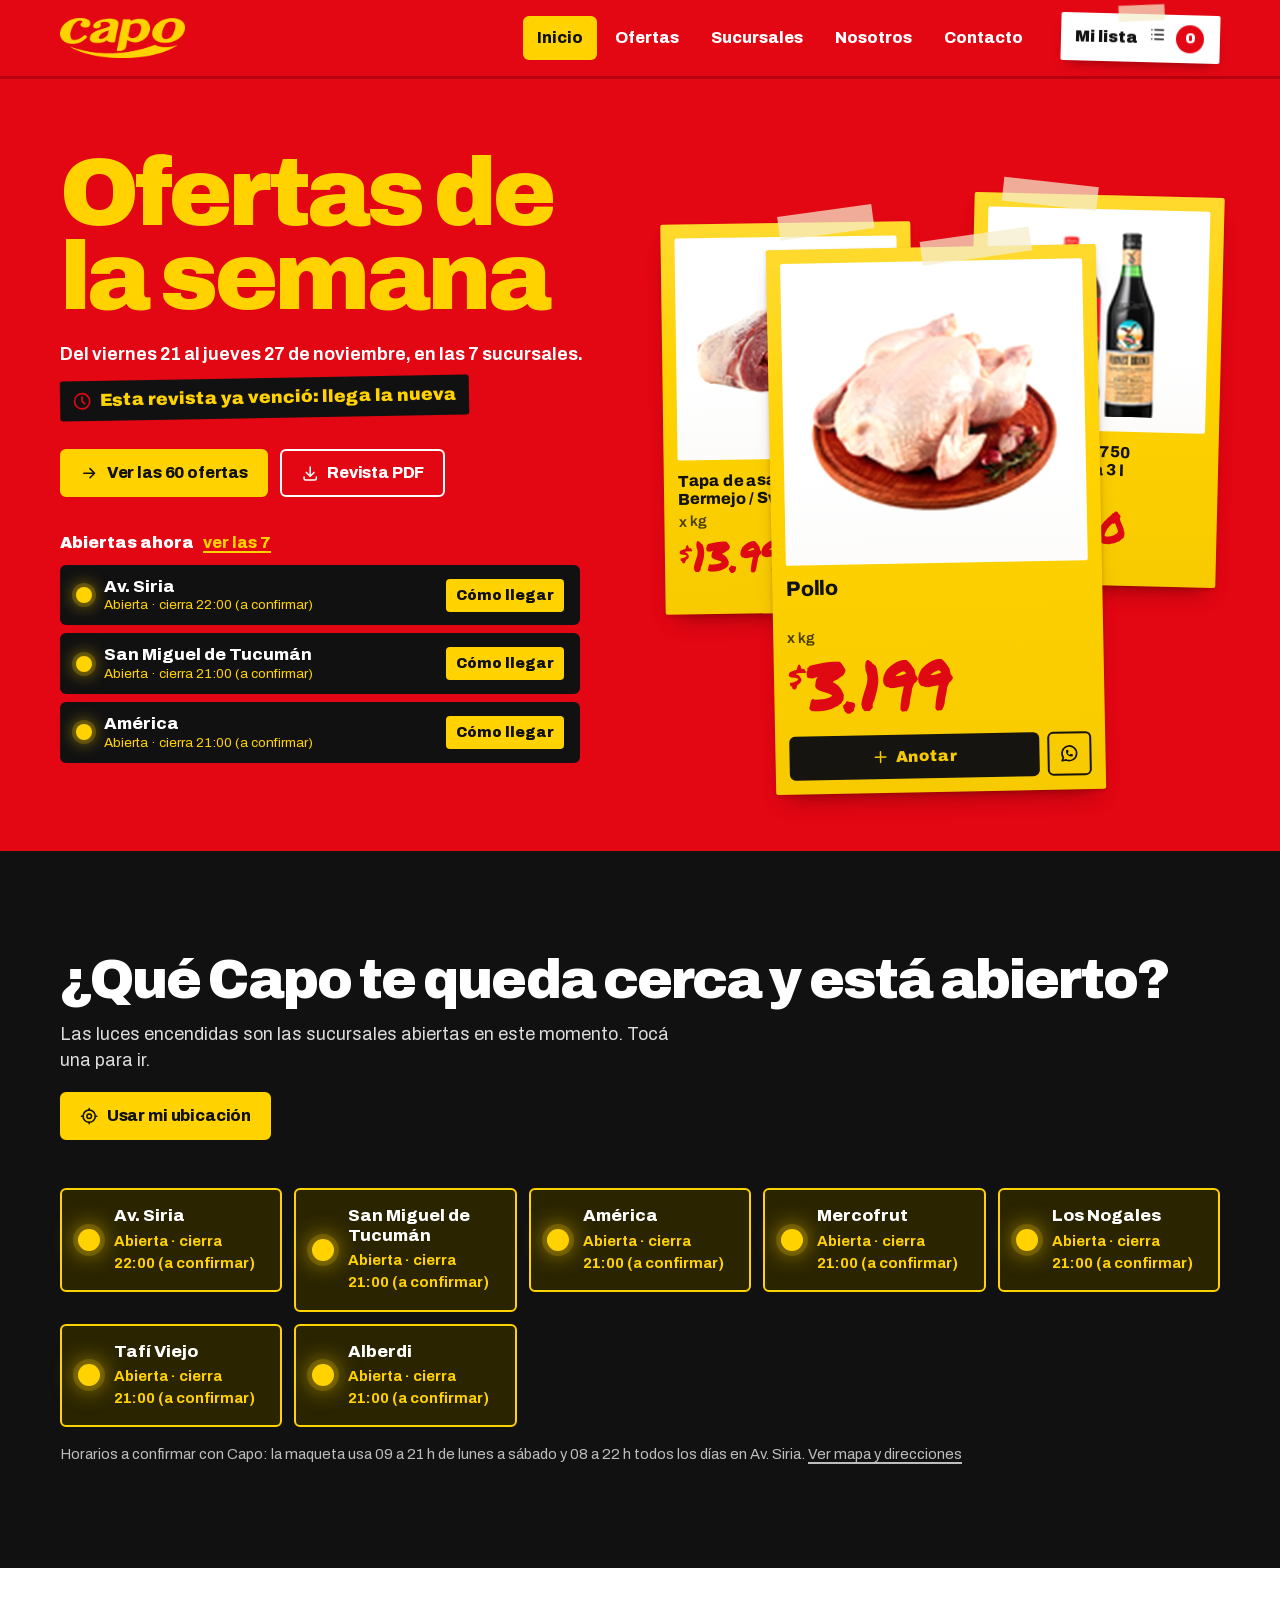
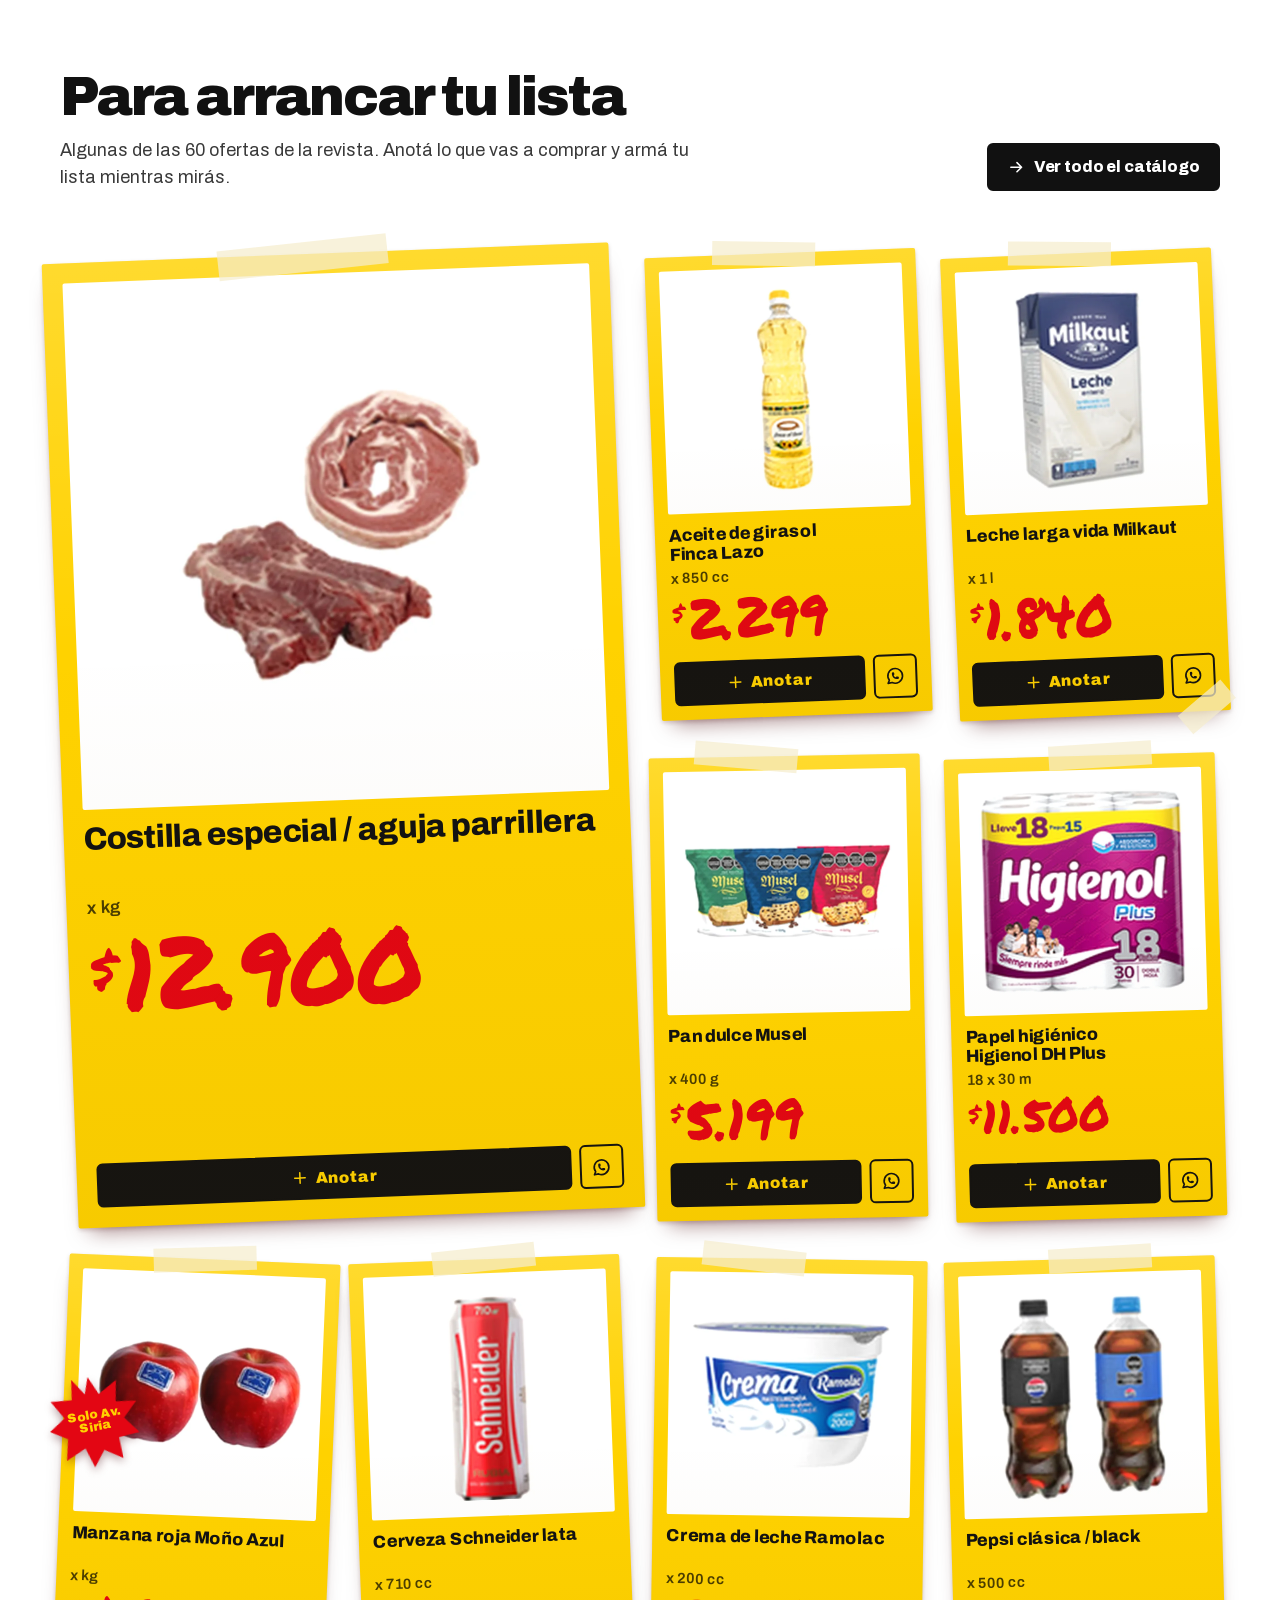
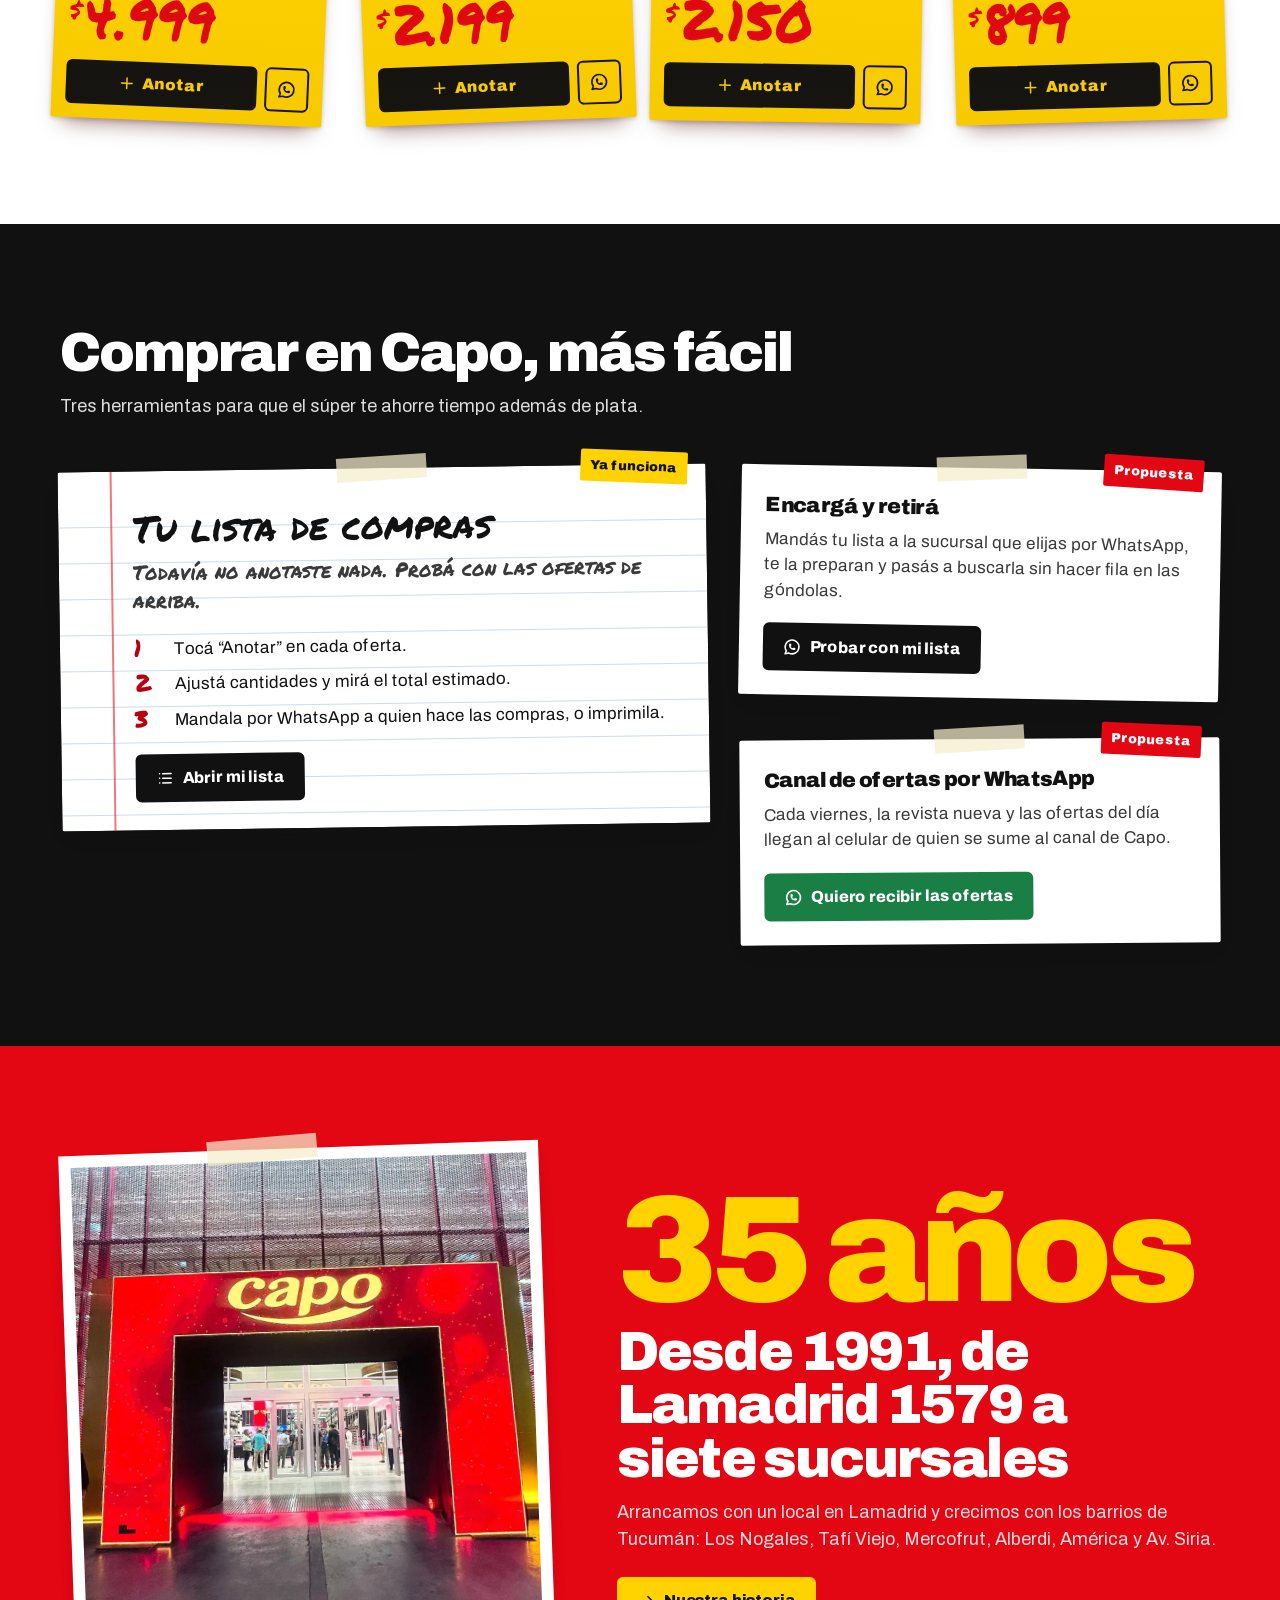
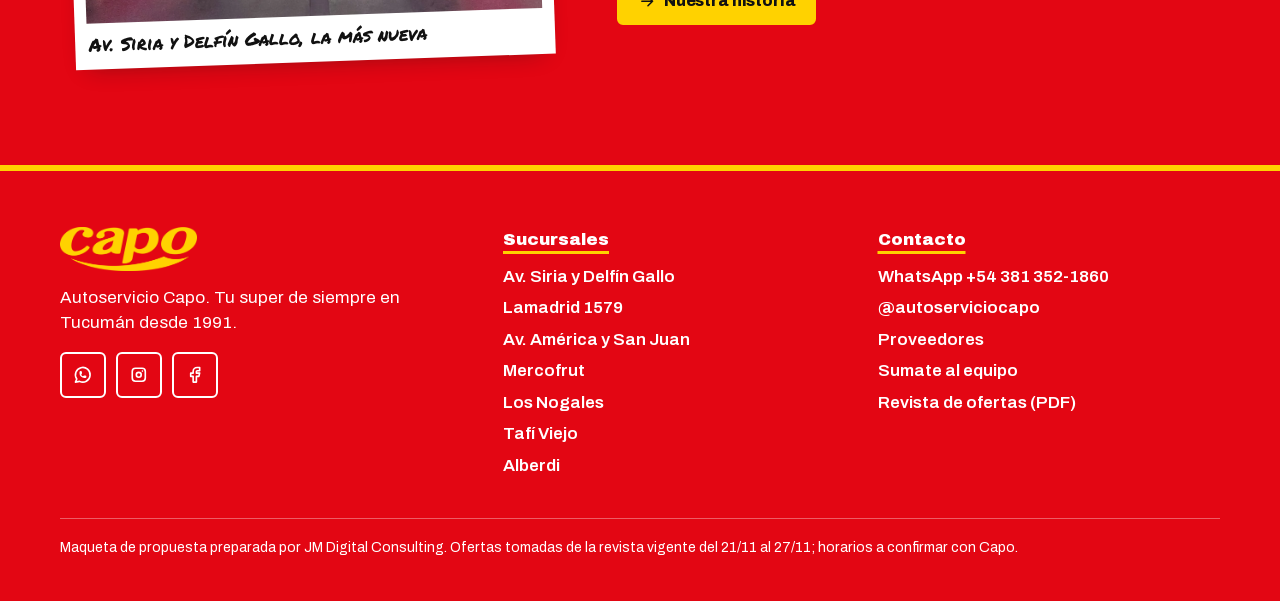
<file: index.html>
<!doctype html>
<html lang="es-AR">
<head>
<meta charset="utf-8">
<meta name="viewport" content="width=device-width, initial-scale=1">
<title>Capo | Ofertas de la semana en Tucumán</title>
<meta name="description" content="Las ofertas de esta semana de Autoservicio Capo, tu lista de compras y la sucursal más cerca, abierta ahora.">
<meta name="theme-color" content="#E30613">
<link rel="icon" href="img/marca/capo-rojo.png">
<link rel="preload" href="assets/fonts/archivo-latin.woff2" as="font" type="font/woff2" crossorigin>
<link rel="preload" href="assets/fonts/permanent-marker-400-latin.woff2" as="font" type="font/woff2" crossorigin>
<link rel="stylesheet" href="css/capo.css">
</head>
<body>
<a class="sr" href="#principal">Saltar al contenido</a>
<header class="cabecera">
  <div class="envoltura">
    <a class="logo" href="index.html" aria-label="Capo, inicio"><img src="img/marca/capo-amarillo.png" alt="Capo" width="640" height="205"></a>
    <nav class="nav" id="nav" aria-label="Principal"><a href="index.html" aria-current="page">Inicio</a><a href="ofertas.html">Ofertas</a><a href="sucursales.html">Sucursales</a><a href="nosotros.html">Nosotros</a><a href="contacto.html">Contacto</a></nav>
    <button type="button" class="nota-lista" aria-label="Abrir mi lista"><span class="txt-largo">Mi lista</span><span class="txt-corto" data-ic="lista"></span><span class="contador">0</span></button>
    <button type="button" class="menu-btn" aria-label="Menú" aria-expanded="false" aria-controls="nav" data-ic="menu"></button>
  </div>
</header>
<main id="principal">

<section class="heroe fondo-rojo">
  <div class="envoltura">
    <div>
      <h1>Ofertas de la semana</h1>
      <p class="vigencia">Del viernes 21 al jueves 27 de noviembre, en las 7 sucursales. <span class="reloj" data-ic="reloj"><span>Del 21/11 al 27/11</span></span></p>
      <div class="acciones">
        <a class="btn btn-amarillo" href="ofertas.html" data-ic="flecha">Ver las 60 ofertas</a>
        <a class="btn btn-borde" href="revista.pdf" download data-ic="bajar">Revista PDF</a>
      </div>
      <div class="heroe-faroles">
        <p class="heroe-faroles-t">Abiertas ahora <a href="#t-cerca">ver las 7</a></p>
        <ul class="faroles-mini" id="faroles-mini"></ul>
      </div>
    </div>
    <div class="abanico" data-carteles="o03,o56,o09" data-eager></div>
  </div>
</section>

<section class="fondo-noche seccion" aria-labelledby="t-cerca">
  <div class="envoltura">
    <div class="cabeza-sec">
      <div>
        <h2 class="titulo-sec" id="t-cerca">¿Qué Capo te queda cerca y está abierto?</h2>
        <p class="bajada">Las luces encendidas son las sucursales abiertas en este momento. Tocá una para ir.</p>
      </div>
      <div class="ubic-fila">
        <button type="button" class="btn btn-amarillo" data-ubicar="msj-ubic" data-ic="ubic">Usar mi ubicación</button>
      </div>
    </div>
    <p class="ubic-msj" id="msj-ubic" role="status" style="margin-bottom:16px"></p>
    <ul class="faroles" id="faroles"></ul>
    <p class="aviso-horario">Horarios a confirmar con Capo: la maqueta usa 09 a 21 h de lunes a sábado y 08 a 22 h todos los días en Av. Siria. <a href="sucursales.html">Ver mapa y direcciones</a></p>
  </div>
</section>

<section class="fondo-pared seccion" aria-labelledby="t-muro">
  <div class="envoltura">
    <div class="cabeza-sec">
      <div>
        <h2 class="titulo-sec" id="t-muro">Para arrancar tu lista</h2>
        <p class="bajada">Algunas de las 60 ofertas de la revista. Anotá lo que vas a comprar y armá tu lista mientras mirás.</p>
      </div>
      <a class="btn" href="ofertas.html" data-ic="flecha">Ver todo el catálogo</a>
    </div>
    <div class="muro muro-portada" data-carteles="o01,o28,o34,o36,o41,o13,o55,o24,o59"></div>
  </div>
</section>

<section class="fondo-noche seccion" aria-labelledby="t-nuevo">
  <div class="envoltura">
    <div class="cabeza-sec">
      <div>
        <h2 class="titulo-sec" id="t-nuevo">Comprar en Capo, más fácil</h2>
        <p class="bajada">Tres herramientas para que el súper te ahorre tiempo además de plata.</p>
      </div>
    </div>
    <div class="notas">
      <article class="nota hoja">
        <span class="cinta" aria-hidden="true"></span>
        <span class="sello amarillo">Ya funciona</span>
        <h3 class="marcador">Tu lista de compras</h3>
        <ul class="mini-lista" id="mini-lista"></ul>
        <ol class="pasos">
          <li><span class="n">1</span><span>Tocá “Anotar” en cada oferta.</span></li>
          <li><span class="n">2</span><span>Ajustá cantidades y mirá el total estimado.</span></li>
          <li><span class="n">3</span><span>Mandala por WhatsApp a quien hace las compras, o imprimila.</span></li>
        </ol>
        <button type="button" class="btn" data-abrir-lista data-ic="lista">Abrir mi lista</button>
      </article>
      <article class="nota">
        <span class="cinta" aria-hidden="true"></span>
        <span class="sello">Propuesta</span>
        <h3>Encargá y retirá</h3>
        <p>Mandás tu lista a la sucursal que elijas por WhatsApp, te la preparan y pasás a buscarla sin hacer fila en las góndolas.</p>
        <button type="button" class="btn" data-abrir-lista data-ic="wa">Probar con mi lista</button>
      </article>
      <article class="nota">
        <span class="cinta" aria-hidden="true"></span>
        <span class="sello">Propuesta</span>
        <h3>Canal de ofertas por WhatsApp</h3>
        <p>Cada viernes, la revista nueva y las ofertas del día llegan al celular de quien se sume al canal de Capo.</p>
        <a class="btn btn-wa" href="https://api.whatsapp.com/send?phone=543813521860&text=Hola%20Capo%2C%20quiero%20recibir%20las%20ofertas%20por%20WhatsApp" target="_blank" rel="noopener" data-ic="wa">Quiero recibir las ofertas</a>
      </article>
    </div>
  </div>
</section>

<section class="fondo-rojo seccion" aria-labelledby="t-hist">
  <div class="envoltura historia">
    <figure class="foto-pegada" style="margin:0">
      <span class="cinta" aria-hidden="true"></span>
      <img src="img/fotos/frente-siria.webp" alt="Entrada iluminada de la sucursal Capo de Av. Siria" width="1080" height="1080" loading="lazy">
      <figcaption>Av. Siria y Delfín Gallo, la más nueva</figcaption>
    </figure>
    <div>
      <p class="anios">35 años</p>
      <h2 class="titulo-sec" style="margin-top:10px">Desde 1991, de Lamadrid 1579 a siete sucursales</h2>
      <p class="bajada" style="margin-bottom:24px">Arrancamos con un local en Lamadrid y crecimos con los barrios de Tucumán: Los Nogales, Tafí Viejo, Mercofrut, Alberdi, América y Av. Siria.</p>
      <a class="btn btn-amarillo" href="nosotros.html" data-ic="flecha">Nuestra historia</a>
    </div>
  </div>
</section>
</main>
<footer class="pie">
  <div class="envoltura">
    <div>
      <img src="img/marca/capo-amarillo.png" alt="Capo" width="640" height="205">
      <p style="margin:0;max-width:34ch">Autoservicio Capo. Tu super de siempre en Tucumán desde 1991.</p>
      <div class="redes">
        <a href="https://api.whatsapp.com/send?phone=543813521860&text=Hola%20Capo%2C%20quiero%20hacer%20una%20consulta" target="_blank" rel="noopener" aria-label="WhatsApp" data-ic="wa"></a>
        <a href="https://www.instagram.com/autoserviciocapo/" target="_blank" rel="noopener" aria-label="Instagram" data-ic="ig"></a>
        <a href="https://www.facebook.com/capooficial" target="_blank" rel="noopener" aria-label="Facebook" data-ic="fb"></a>
      </div>
    </div>
    <div>
      <h2>Sucursales</h2>
      <ul>
        <li><a href="sucursales.html">Av. Siria y Delfín Gallo</a></li>
        <li><a href="sucursales.html">Lamadrid 1579</a></li>
        <li><a href="sucursales.html">Av. América y San Juan</a></li>
        <li><a href="sucursales.html">Mercofrut</a></li>
        <li><a href="sucursales.html">Los Nogales</a></li>
        <li><a href="sucursales.html">Tafí Viejo</a></li>
        <li><a href="sucursales.html">Alberdi</a></li>
      </ul>
    </div>
    <div>
      <h2>Contacto</h2>
      <ul>
        <li><a href="https://api.whatsapp.com/send?phone=543813521860&text=Hola%20Capo%2C%20quiero%20hacer%20una%20consulta" target="_blank" rel="noopener">WhatsApp +54 381 352-1860</a></li>
        <li><a href="https://www.instagram.com/autoserviciocapo/" target="_blank" rel="noopener">@autoserviciocapo</a></li>
        <li><a href="contacto.html">Proveedores</a></li>
        <li><a href="contacto.html#equipo">Sumate al equipo</a></li>
        <li><a href="revista.pdf" download>Revista de ofertas (PDF)</a></li>
      </ul>
    </div>
    <p class="firma">Maqueta de propuesta preparada por JM Digital Consulting. Ofertas tomadas de la revista vigente del 21/11 al 27/11; horarios a confirmar con Capo.</p>
  </div>
</footer>
<script src="js/datos.js"></script>
<script src="js/capo.js"></script>
</body>
</html>
</file>
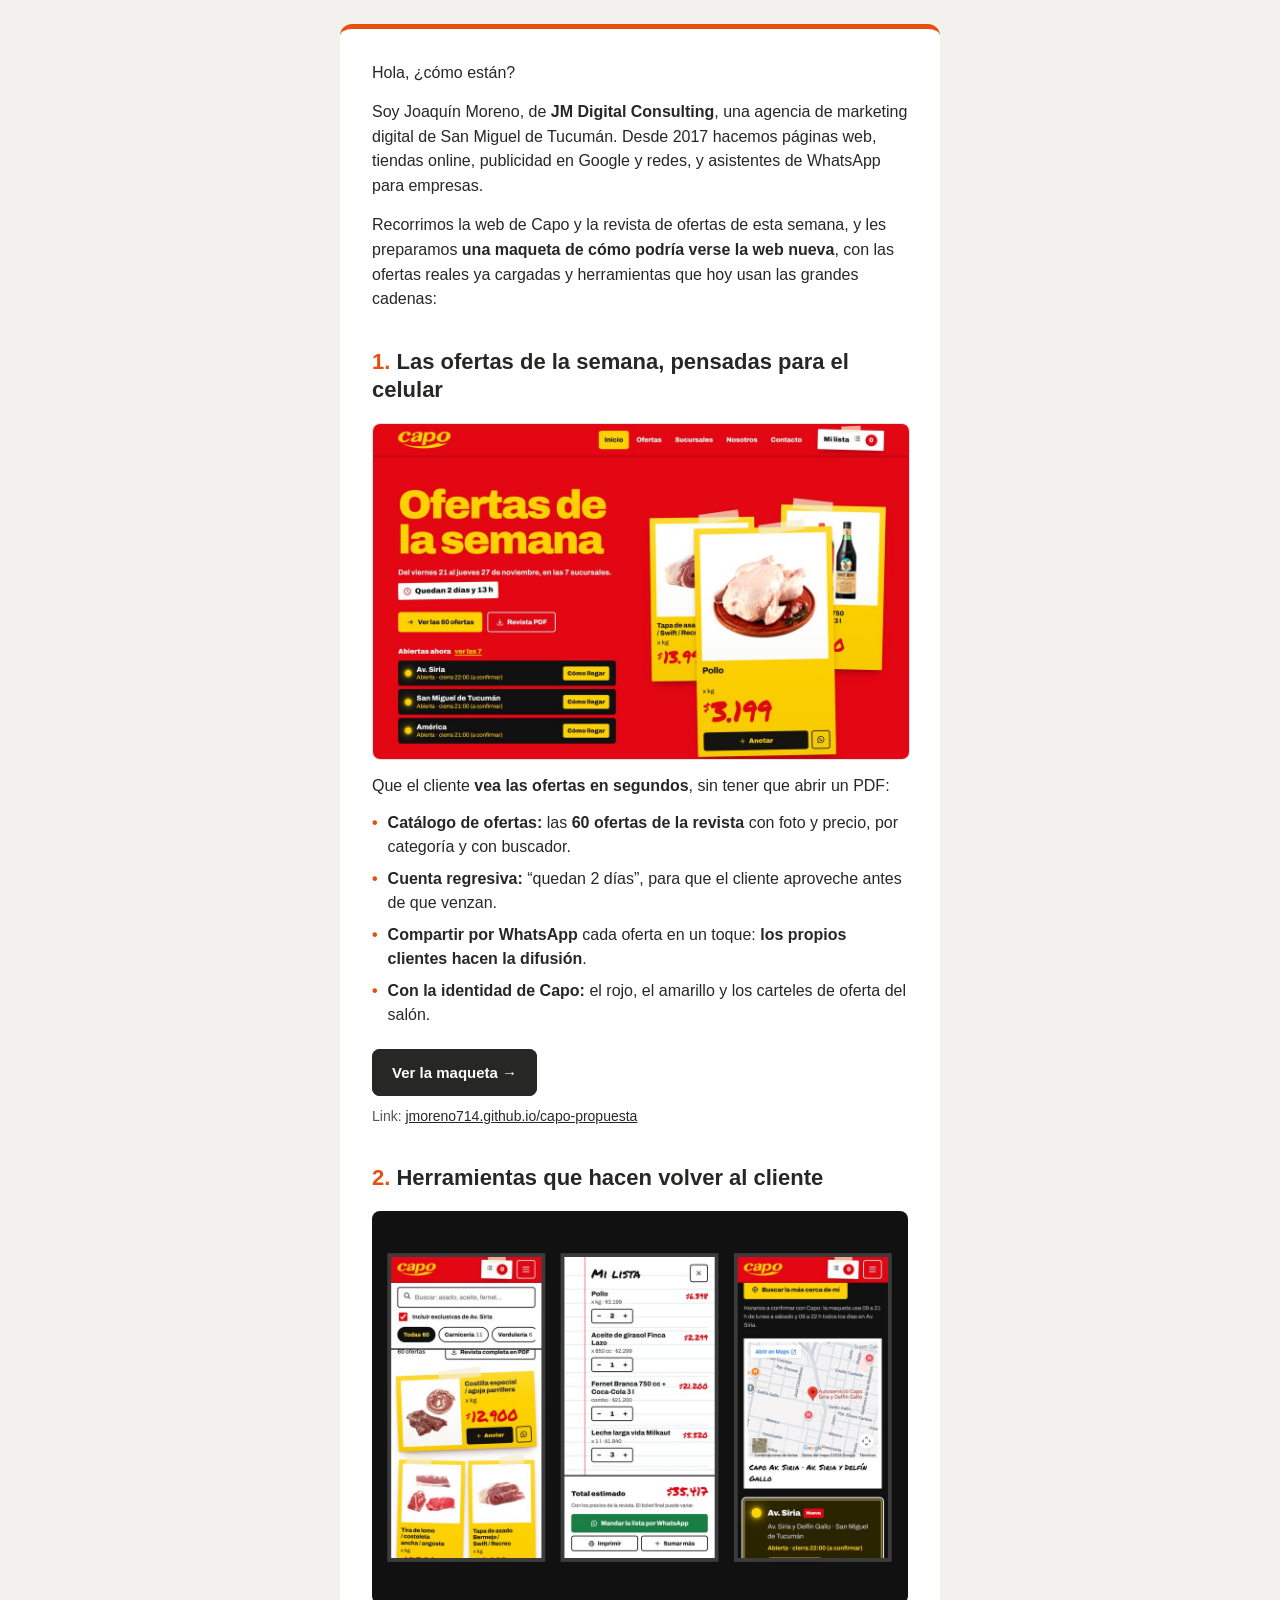
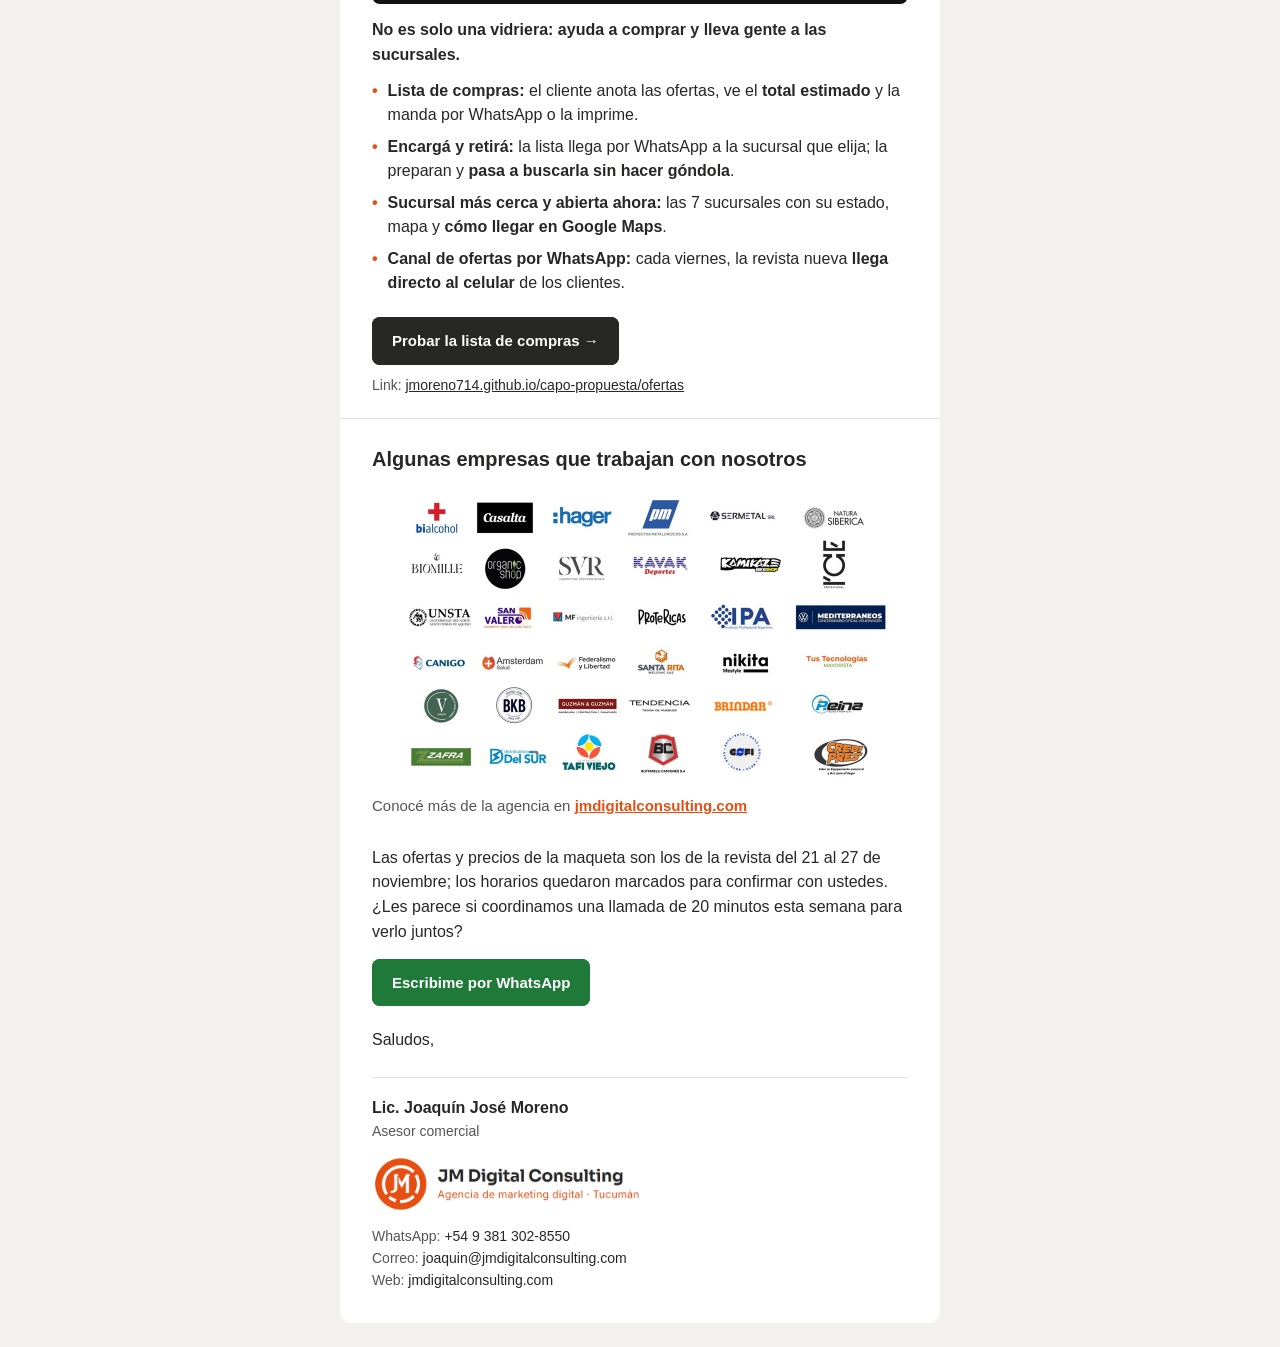
<file: correo/index.html>
<!doctype html>
<html lang="es">
<head>
<meta charset="utf-8">
<meta name="viewport" content="width=device-width, initial-scale=1">
<meta name="robots" content="noindex, nofollow">
<title>Una propuesta digital para Capo</title>
</head>
<body style="margin:0;padding:0;background:#f2f1ee;">
<!-- Asunto: Una propuesta digital para Capo -->
<div style="display:none;max-height:0;overflow:hidden;opacity:0;">Les preparamos una maqueta de web nueva con las ofertas de esta semana, lista de compras y sucursales abiertas ahora.</div>
<table role="presentation" width="100%" cellpadding="0" cellspacing="0" border="0" bgcolor="#f2f1ee" style="background:#f2f1ee;">
<tr><td align="center" style="padding:24px 12px;">
<table role="presentation" width="600" cellpadding="0" cellspacing="0" border="0" bgcolor="#ffffff" style="width:100%;max-width:600px;background:#ffffff;border-radius:12px;border-top:5px solid #E84E0F;">

<tr><td style="padding:32px 32px 8px;font-family:Arial,Helvetica,sans-serif;font-size:16px;line-height:1.55;color:#272726;">
<p style="margin:0 0 14px;">Hola, ¿cómo están?</p>
<p style="margin:0 0 14px;">Soy Joaquín Moreno, de <b>JM Digital Consulting</b>, una agencia de marketing digital de San Miguel de Tucumán. Desde 2017 hacemos páginas web, tiendas online, publicidad en Google y redes, y asistentes de WhatsApp para empresas.</p>
<p style="margin:0 0 14px;">Recorrimos la web de Capo y la revista de ofertas de esta semana, y les preparamos <b>una maqueta de cómo podría verse la web nueva</b>, con las ofertas reales ya cargadas y herramientas que hoy usan las grandes cadenas:</p>
</td></tr>

<!-- 1. Ofertas -->
<tr><td style="padding:14px 32px 4px;"><p style="margin:0 0 10px;font-family:Arial,Helvetica,sans-serif;font-size:22px;line-height:1.25;font-weight:bold;color:#272726;"><font color="#E84E0F">1.</font> Las ofertas de la semana, pensadas para el celular</p></td></tr>
<tr><td style="padding:6px 32px 8px;">
<a href="https://jmoreno714.github.io/capo-propuesta/" target="_blank" style="text-decoration:none;"><img src="https://jmoreno714.github.io/capo-propuesta/correo/portada.jpg" width="536" alt="Portada de la web de Capo con las ofertas de la semana y las sucursales abiertas ahora" style="display:block;width:100%;max-width:536px;height:auto;border:1px solid #e3e1dc;border-radius:8px;"></a>
</td></tr>
<tr><td style="padding:6px 32px 22px;font-family:Arial,Helvetica,sans-serif;font-size:16px;line-height:1.55;color:#272726;">
<p style="margin:0 0 12px;">Que el cliente <b>vea las ofertas en segundos</b>, sin tener que abrir un PDF:</p><table role="presentation" cellpadding="0" cellspacing="0" border="0" style="margin:0 0 14px;"><tr><td valign="top" style="padding:0 10px 8px 0;font-family:Arial,Helvetica,sans-serif;font-size:16px;line-height:1.5;color:#E84E0F;font-weight:bold;">&#8226;</td><td style="padding:0 0 8px;font-family:Arial,Helvetica,sans-serif;font-size:16px;line-height:1.5;color:#272726;"><b>Catálogo de ofertas:</b> las <b>60 ofertas de la revista</b> con foto y precio, por categoría y con buscador.</td></tr><tr><td valign="top" style="padding:0 10px 8px 0;font-family:Arial,Helvetica,sans-serif;font-size:16px;line-height:1.5;color:#E84E0F;font-weight:bold;">&#8226;</td><td style="padding:0 0 8px;font-family:Arial,Helvetica,sans-serif;font-size:16px;line-height:1.5;color:#272726;"><b>Cuenta regresiva:</b> “quedan 2 días”, para que el cliente aproveche antes de que venzan.</td></tr><tr><td valign="top" style="padding:0 10px 8px 0;font-family:Arial,Helvetica,sans-serif;font-size:16px;line-height:1.5;color:#E84E0F;font-weight:bold;">&#8226;</td><td style="padding:0 0 8px;font-family:Arial,Helvetica,sans-serif;font-size:16px;line-height:1.5;color:#272726;"><b>Compartir por WhatsApp</b> cada oferta en un toque: <b>los propios clientes hacen la difusión</b>.</td></tr><tr><td valign="top" style="padding:0 10px 8px 0;font-family:Arial,Helvetica,sans-serif;font-size:16px;line-height:1.5;color:#E84E0F;font-weight:bold;">&#8226;</td><td style="padding:0 0 8px;font-family:Arial,Helvetica,sans-serif;font-size:16px;line-height:1.5;color:#272726;"><b>Con la identidad de Capo:</b> el rojo, el amarillo y los carteles de oferta del salón.</td></tr></table>
<table role="presentation" cellpadding="0" cellspacing="0" border="0"><tr><td bgcolor="#272726" style="background:#272726;border-radius:8px;"><a href="https://jmoreno714.github.io/capo-propuesta/" target="_blank" style="display:inline-block;background:#272726;color:#ffffff;font-family:Arial,Helvetica,sans-serif;font-size:15px;font-weight:bold;text-decoration:none;padding:12px 20px;border-radius:8px;"><font color="#ffffff">Ver la maqueta &rarr;</font></a></td></tr></table>
<p style="margin:10px 0 0;font-size:14px;color:#555555;">Link: <a href="https://jmoreno714.github.io/capo-propuesta/" target="_blank" style="color:#272726;">jmoreno714.github.io/capo-propuesta</a></p>
</td></tr>

<!-- 2. Herramientas -->
<tr><td style="padding:14px 32px 4px;"><p style="margin:0 0 10px;font-family:Arial,Helvetica,sans-serif;font-size:22px;line-height:1.25;font-weight:bold;color:#272726;"><font color="#E84E0F">2.</font> Herramientas que hacen volver al cliente</p></td></tr>
<tr><td style="padding:6px 32px 8px;">
<a href="https://jmoreno714.github.io/capo-propuesta/ofertas.html" target="_blank" style="text-decoration:none;"><img src="https://jmoreno714.github.io/capo-propuesta/correo/celulares.jpg" width="536" alt="Tres pantallas de celular: catálogo de ofertas, lista de compras con total y sucursales con mapa" style="display:block;width:100%;max-width:536px;height:auto;border-radius:8px;"></a>
</td></tr>
<tr><td style="padding:6px 32px 22px;font-family:Arial,Helvetica,sans-serif;font-size:16px;line-height:1.55;color:#272726;">
<p style="margin:0 0 12px;"><b>No es solo una vidriera: ayuda a comprar y lleva gente a las sucursales.</b></p><table role="presentation" cellpadding="0" cellspacing="0" border="0" style="margin:0 0 14px;"><tr><td valign="top" style="padding:0 10px 8px 0;font-family:Arial,Helvetica,sans-serif;font-size:16px;line-height:1.5;color:#E84E0F;font-weight:bold;">&#8226;</td><td style="padding:0 0 8px;font-family:Arial,Helvetica,sans-serif;font-size:16px;line-height:1.5;color:#272726;"><b>Lista de compras:</b> el cliente anota las ofertas, ve el <b>total estimado</b> y la manda por WhatsApp o la imprime.</td></tr><tr><td valign="top" style="padding:0 10px 8px 0;font-family:Arial,Helvetica,sans-serif;font-size:16px;line-height:1.5;color:#E84E0F;font-weight:bold;">&#8226;</td><td style="padding:0 0 8px;font-family:Arial,Helvetica,sans-serif;font-size:16px;line-height:1.5;color:#272726;"><b>Encargá y retirá:</b> la lista llega por WhatsApp a la sucursal que elija; la preparan y <b>pasa a buscarla sin hacer góndola</b>.</td></tr><tr><td valign="top" style="padding:0 10px 8px 0;font-family:Arial,Helvetica,sans-serif;font-size:16px;line-height:1.5;color:#E84E0F;font-weight:bold;">&#8226;</td><td style="padding:0 0 8px;font-family:Arial,Helvetica,sans-serif;font-size:16px;line-height:1.5;color:#272726;"><b>Sucursal más cerca y abierta ahora:</b> las 7 sucursales con su estado, mapa y <b>cómo llegar en Google Maps</b>.</td></tr><tr><td valign="top" style="padding:0 10px 8px 0;font-family:Arial,Helvetica,sans-serif;font-size:16px;line-height:1.5;color:#E84E0F;font-weight:bold;">&#8226;</td><td style="padding:0 0 8px;font-family:Arial,Helvetica,sans-serif;font-size:16px;line-height:1.5;color:#272726;"><b>Canal de ofertas por WhatsApp:</b> cada viernes, la revista nueva <b>llega directo al celular</b> de los clientes.</td></tr></table>
<table role="presentation" cellpadding="0" cellspacing="0" border="0"><tr><td bgcolor="#272726" style="background:#272726;border-radius:8px;"><a href="https://jmoreno714.github.io/capo-propuesta/ofertas.html" target="_blank" style="display:inline-block;background:#272726;color:#ffffff;font-family:Arial,Helvetica,sans-serif;font-size:15px;font-weight:bold;text-decoration:none;padding:12px 20px;border-radius:8px;"><font color="#ffffff">Probar la lista de compras &rarr;</font></a></td></tr></table>
<p style="margin:10px 0 0;font-size:14px;color:#555555;">Link: <a href="https://jmoreno714.github.io/capo-propuesta/ofertas.html" target="_blank" style="color:#272726;">jmoreno714.github.io/capo-propuesta/ofertas</a></p>
</td></tr>

<!-- Clientes -->
<tr><td style="padding:10px 32px 6px;font-family:Arial,Helvetica,sans-serif;font-size:16px;line-height:1.55;color:#272726;border-top:1px solid #e3e1dc;">
<p style="margin:18px 0 6px;font-size:20px;line-height:1.25;"><b>Algunas empresas que trabajan con nosotros</b></p>
</td></tr>
<tr><td style="padding:0 32px 8px;">
<a href="https://jmdigitalconsulting.com" target="_blank" style="text-decoration:none;"><img src="https://jmoreno714.github.io/capo-propuesta/correo/clientes.jpg" width="536" alt="Logos de empresas clientes de JM Digital Consulting" style="display:block;width:100%;max-width:536px;height:auto;"></a>
</td></tr>
<tr><td style="padding:0 32px 24px;font-family:Arial,Helvetica,sans-serif;font-size:15px;line-height:1.55;color:#555555;">
<p style="margin:0;">Conocé más de la agencia en <a href="https://jmdigitalconsulting.com" target="_blank" style="color:#E84E0F;font-weight:bold;">jmdigitalconsulting.com</a></p>
</td></tr>

<!-- Cierre -->
<tr><td style="padding:4px 32px 24px;font-family:Arial,Helvetica,sans-serif;font-size:16px;line-height:1.55;color:#272726;">
<p style="margin:0 0 14px;">Las ofertas y precios de la maqueta son los de la revista del 21 al 27 de noviembre; los horarios quedaron marcados para confirmar con ustedes. ¿Les parece si coordinamos una llamada de 20 minutos esta semana para verlo juntos?</p>
<table role="presentation" cellpadding="0" cellspacing="0" border="0"><tr><td bgcolor="#1f7a3a" style="background:#1f7a3a;border-radius:8px;"><a href="https://wa.me/5493813028550?text=Hola%20Joaqu%C3%ADn%2C%20vimos%20la%20propuesta%20para%20Capo" target="_blank" style="display:inline-block;background:#1f7a3a;color:#ffffff;font-family:Arial,Helvetica,sans-serif;font-size:15px;font-weight:bold;text-decoration:none;padding:12px 20px;border-radius:8px;"><font color="#ffffff">Escribime por WhatsApp</font></a></td></tr></table>
<p style="margin:22px 0 0;">Saludos,</p>
</td></tr>

<!-- Firma -->
<tr><td style="padding:0 32px 32px;">
<table role="presentation" cellpadding="0" cellspacing="0" border="0" style="border-top:1px solid #e3e1dc;width:100%;">
<tr><td style="padding-top:18px;font-family:Arial,Helvetica,sans-serif;font-size:14px;line-height:1.55;color:#555555;">
<div style="font-size:16px;font-weight:bold;color:#272726;">Lic. Joaquín José Moreno</div>
<div style="margin-bottom:10px;">Asesor comercial</div>
<a href="https://jmdigitalconsulting.com" target="_blank" style="text-decoration:none;"><img src="https://jmoreno714.github.io/capo-propuesta/correo/firma-logo.png" width="296" height="64" alt="JM Digital Consulting, agencia de marketing digital, Tucumán" style="display:block;width:296px;height:64px;"></a>
<div style="margin-top:10px;">WhatsApp: <a href="https://wa.me/5493813028550" target="_blank" style="color:#272726;text-decoration:none;">+54 9 381 302-8550</a></div>
<div>Correo: <a href="mailto:joaquin@jmdigitalconsulting.com" style="color:#272726;text-decoration:none;">joaquin@jmdigitalconsulting.com</a></div>
<div>Web: <a href="https://jmdigitalconsulting.com" target="_blank" style="color:#272726;text-decoration:none;">jmdigitalconsulting.com</a></div>
</td></tr>
</table>
</td></tr>

</table>
</td></tr>
</table>
</body>
</html>
</file>
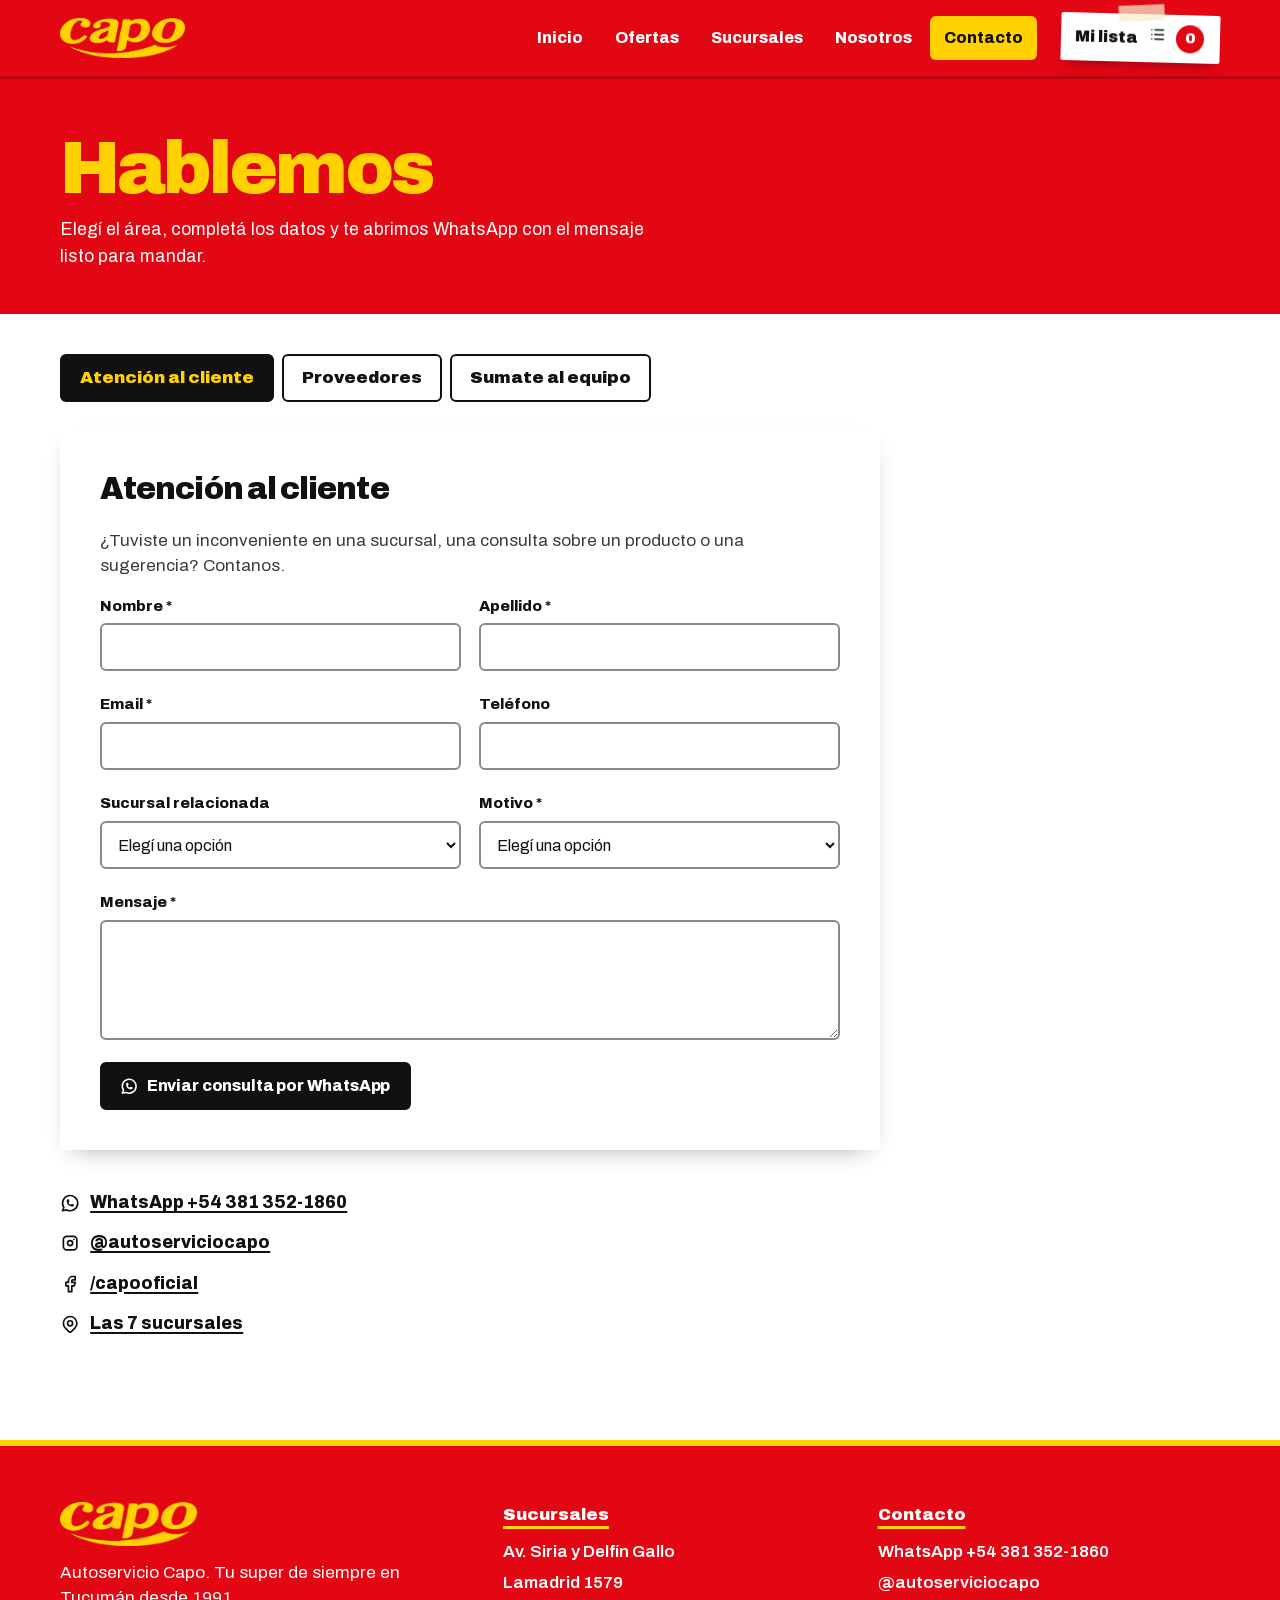
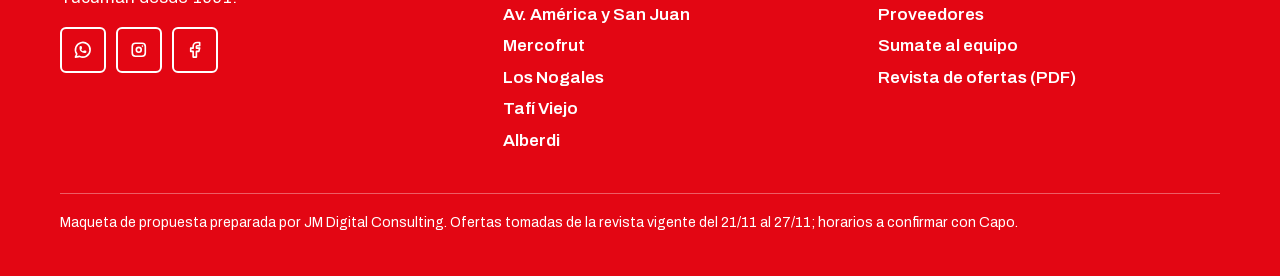
<file: contacto.html>
<!doctype html>
<html lang="es-AR">
<head>
<meta charset="utf-8">
<meta name="viewport" content="width=device-width, initial-scale=1">
<title>Contacto | Capo</title>
<meta name="description" content="Escribile a Capo: atención al cliente, proveedores y búsquedas laborales.">
<meta name="theme-color" content="#E30613">
<link rel="icon" href="img/marca/capo-rojo.png">
<link rel="preload" href="assets/fonts/archivo-latin.woff2" as="font" type="font/woff2" crossorigin>
<link rel="preload" href="assets/fonts/permanent-marker-400-latin.woff2" as="font" type="font/woff2" crossorigin>
<link rel="stylesheet" href="css/capo.css">
</head>
<body>
<a class="sr" href="#principal">Saltar al contenido</a>
<header class="cabecera">
  <div class="envoltura">
    <a class="logo" href="index.html" aria-label="Capo, inicio"><img src="img/marca/capo-amarillo.png" alt="Capo" width="640" height="205"></a>
    <nav class="nav" id="nav" aria-label="Principal"><a href="index.html">Inicio</a><a href="ofertas.html">Ofertas</a><a href="sucursales.html">Sucursales</a><a href="nosotros.html">Nosotros</a><a href="contacto.html" aria-current="page">Contacto</a></nav>
    <button type="button" class="nota-lista" aria-label="Abrir mi lista"><span class="txt-largo">Mi lista</span><span class="txt-corto" data-ic="lista"></span><span class="contador">0</span></button>
    <button type="button" class="menu-btn" aria-label="Menú" aria-expanded="false" aria-controls="nav" data-ic="menu"></button>
  </div>
</header>
<main id="principal">

<section class="cab-pagina fondo-rojo">
  <div class="envoltura">
    <h1>Hablemos</h1>
    <p>Elegí el área, completá los datos y te abrimos WhatsApp con el mensaje listo para mandar.</p>
  </div>
</section>
<section class="fondo-pared seccion" style="padding-top:40px">
  <div class="envoltura" style="display:grid;grid-template-columns:minmax(0,1fr);gap:40px">
    <div>
      <div class="pestanas" role="tablist" aria-label="Área de contacto">
        <button type="button" class="pestana" role="tab" id="tab-cli" aria-controls="panel-cli" aria-selected="true">Atención al cliente</button>
        <button type="button" class="pestana" role="tab" id="tab-prov" aria-controls="panel-prov" aria-selected="false" tabindex="-1">Proveedores</button>
        <button type="button" class="pestana" role="tab" id="tab-eq" aria-controls="panel-eq" aria-selected="false" tabindex="-1">Sumate al equipo</button>
      </div>
      <form class="formulario" id="panel-cli" role="tabpanel" aria-labelledby="tab-cli" data-wa="Hola Capo, les escribo desde la web (atención al cliente):" novalidate>
        <h2 class="ancho">Atención al cliente</h2>
        <p class="intro ancho">¿Tuviste un inconveniente en una sucursal, una consulta sobre un producto o una sugerencia? Contanos.</p>
        <div class="campo"><label for="c-nom">Nombre *</label><input id="c-nom" type="text" required autocomplete="given-name"><p class="error" aria-live="polite"></p></div><div class="campo"><label for="c-ape">Apellido *</label><input id="c-ape" type="text" required autocomplete="family-name"><p class="error" aria-live="polite"></p></div><div class="campo"><label for="c-mail">Email *</label><input id="c-mail" type="email" required autocomplete="email"><p class="error" aria-live="polite"></p></div><div class="campo"><label for="c-tel">Teléfono</label><input id="c-tel" type="tel" autocomplete="tel"><p class="error" aria-live="polite"></p></div><div class="campo"><label for="c-suc">Sucursal relacionada</label><select id="c-suc"><option value="">Elegí una opción</option><option>Alberdi</option><option>América</option><option>Los Nogales</option><option>Mercofrut</option><option>San Miguel de Tucumán</option><option>Tafí Viejo</option><option>Av. Siria</option></select><p class="error" aria-live="polite"></p></div><div class="campo"><label for="c-mot">Motivo *</label><select id="c-mot" required><option value="">Elegí una opción</option><option>Consulta sobre producto</option><option>Reclamo por atención</option><option>Sugerencia</option><option>Felicitación</option><option>Consulta general</option></select><p class="error" aria-live="polite"></p></div><div class="campo ancho"><label for="c-msj">Mensaje *</label><textarea id="c-msj" required></textarea><p class="error" aria-live="polite"></p></div>
        <div class="ancho"><button class="btn" type="submit" data-ic="wa">Enviar consulta por WhatsApp</button></div>
      </form>
      <form class="formulario" id="panel-prov" role="tabpanel" aria-labelledby="tab-prov" data-wa="Hola Capo, les escribo desde la web (proveedores):" novalidate hidden>
        <h2 class="ancho">Proveedores</h2>
        <p class="intro ancho">¿Tenés un producto o servicio para Capo? El área de compras evalúa todas las propuestas y responde en hasta 5 días hábiles.</p>
        <div class="campo"><label for="p-nom">Nombre *</label><input id="p-nom" type="text" required autocomplete="name"><p class="error" aria-live="polite"></p></div><div class="campo"><label for="p-emp">Empresa *</label><input id="p-emp" type="text" required autocomplete="organization"><p class="error" aria-live="polite"></p></div><div class="campo"><label for="p-mail">Email *</label><input id="p-mail" type="email" required autocomplete="email"><p class="error" aria-live="polite"></p></div><div class="campo"><label for="p-tel">Teléfono *</label><input id="p-tel" type="tel" required autocomplete="tel"><p class="error" aria-live="polite"></p></div><div class="campo"><label for="p-rub">Rubro *</label><select id="p-rub" required><option value="">Elegí una opción</option><option>Alimentos y bebidas</option><option>Limpieza y perfumería</option><option>Carnicería y fiambres</option><option>Lácteos</option><option>Verdulería y frutas</option><option>Electrónica y bazar</option><option>Servicios logísticos</option><option>Tecnología y software</option><option>Otro</option></select><p class="error" aria-live="polite"></p></div><div class="campo"><label for="p-cuit">CUIT o razón social</label><input id="p-cuit" type="text"><p class="error" aria-live="polite"></p></div><div class="campo ancho"><label for="p-desc">Contanos tu producto o servicio *</label><textarea id="p-desc" required></textarea><p class="error" aria-live="polite"></p></div>
        <div class="ancho"><button class="btn" type="submit" data-ic="wa">Enviar propuesta por WhatsApp</button></div>
      </form>
      <form class="formulario" id="panel-eq" role="tabpanel" aria-labelledby="tab-eq" data-wa="Hola Capo, quiero postularme desde la web:" novalidate hidden>
        <h2 class="ancho">Sumate al equipo</h2>
        <p class="intro ancho">Posiciones operativas, administrativas y más en toda Tucumán. Después de enviar, podés adjuntar tu CV en el mismo chat.</p>
        <div class="campo"><label for="e-nom">Nombre *</label><input id="e-nom" type="text" required autocomplete="given-name"><p class="error" aria-live="polite"></p></div><div class="campo"><label for="e-ape">Apellido *</label><input id="e-ape" type="text" required autocomplete="family-name"><p class="error" aria-live="polite"></p></div><div class="campo"><label for="e-mail">Email *</label><input id="e-mail" type="email" required autocomplete="email"><p class="error" aria-live="polite"></p></div><div class="campo"><label for="e-tel">Teléfono *</label><input id="e-tel" type="tel" required autocomplete="tel"><p class="error" aria-live="polite"></p></div><div class="campo"><label for="e-area">Área de interés *</label><select id="e-area" required><option value="">Elegí una opción</option><option>Atención al cliente / Caja</option><option>Carnicería</option><option>Verdulería</option><option>Reposición / Almacén</option><option>Administración</option><option>Logística</option><option>Seguridad</option><option>Limpieza</option><option>Otro</option></select><p class="error" aria-live="polite"></p></div><div class="campo"><label for="e-suc">Sucursal preferida</label><select id="e-suc"><option value="">Elegí una opción</option><option>Sin preferencia</option><option>Alberdi</option><option>América</option><option>Los Nogales</option><option>Mercofrut</option><option>San Miguel de Tucumán</option><option>Tafí Viejo</option><option>Av. Siria</option></select><p class="error" aria-live="polite"></p></div><div class="campo ancho"><label for="e-por">¿Por qué querés trabajar en Capo? *</label><textarea id="e-por" required></textarea><p class="error" aria-live="polite"></p></div>
        <div class="ancho"><button class="btn" type="submit" data-ic="wa">Enviar postulación por WhatsApp</button></div>
      </form>
    </div>
    <div class="datos-contacto">
      <a href="https://api.whatsapp.com/send?phone=543813521860&text=Hola%20Capo%2C%20quiero%20hacer%20una%20consulta" target="_blank" rel="noopener" data-ic="wa">WhatsApp +54 381 352-1860</a>
      <a href="https://www.instagram.com/autoserviciocapo/" target="_blank" rel="noopener" data-ic="ig">@autoserviciocapo</a>
      <a href="https://www.facebook.com/capooficial" target="_blank" rel="noopener" data-ic="fb">/capooficial</a>
      <a href="sucursales.html" data-ic="pin">Las 7 sucursales</a>
    </div>
  </div>
</section>
<script>if(location.hash==='#equipo'){addEventListener('DOMContentLoaded',function(){document.getElementById('tab-eq').click();});}</script>
</main>
<footer class="pie">
  <div class="envoltura">
    <div>
      <img src="img/marca/capo-amarillo.png" alt="Capo" width="640" height="205">
      <p style="margin:0;max-width:34ch">Autoservicio Capo. Tu super de siempre en Tucumán desde 1991.</p>
      <div class="redes">
        <a href="https://api.whatsapp.com/send?phone=543813521860&text=Hola%20Capo%2C%20quiero%20hacer%20una%20consulta" target="_blank" rel="noopener" aria-label="WhatsApp" data-ic="wa"></a>
        <a href="https://www.instagram.com/autoserviciocapo/" target="_blank" rel="noopener" aria-label="Instagram" data-ic="ig"></a>
        <a href="https://www.facebook.com/capooficial" target="_blank" rel="noopener" aria-label="Facebook" data-ic="fb"></a>
      </div>
    </div>
    <div>
      <h2>Sucursales</h2>
      <ul>
        <li><a href="sucursales.html">Av. Siria y Delfín Gallo</a></li>
        <li><a href="sucursales.html">Lamadrid 1579</a></li>
        <li><a href="sucursales.html">Av. América y San Juan</a></li>
        <li><a href="sucursales.html">Mercofrut</a></li>
        <li><a href="sucursales.html">Los Nogales</a></li>
        <li><a href="sucursales.html">Tafí Viejo</a></li>
        <li><a href="sucursales.html">Alberdi</a></li>
      </ul>
    </div>
    <div>
      <h2>Contacto</h2>
      <ul>
        <li><a href="https://api.whatsapp.com/send?phone=543813521860&text=Hola%20Capo%2C%20quiero%20hacer%20una%20consulta" target="_blank" rel="noopener">WhatsApp +54 381 352-1860</a></li>
        <li><a href="https://www.instagram.com/autoserviciocapo/" target="_blank" rel="noopener">@autoserviciocapo</a></li>
        <li><a href="contacto.html">Proveedores</a></li>
        <li><a href="contacto.html#equipo">Sumate al equipo</a></li>
        <li><a href="revista.pdf" download>Revista de ofertas (PDF)</a></li>
      </ul>
    </div>
    <p class="firma">Maqueta de propuesta preparada por JM Digital Consulting. Ofertas tomadas de la revista vigente del 21/11 al 27/11; horarios a confirmar con Capo.</p>
  </div>
</footer>
<script src="js/datos.js"></script>
<script src="js/capo.js"></script>
</body>
</html>
</file>
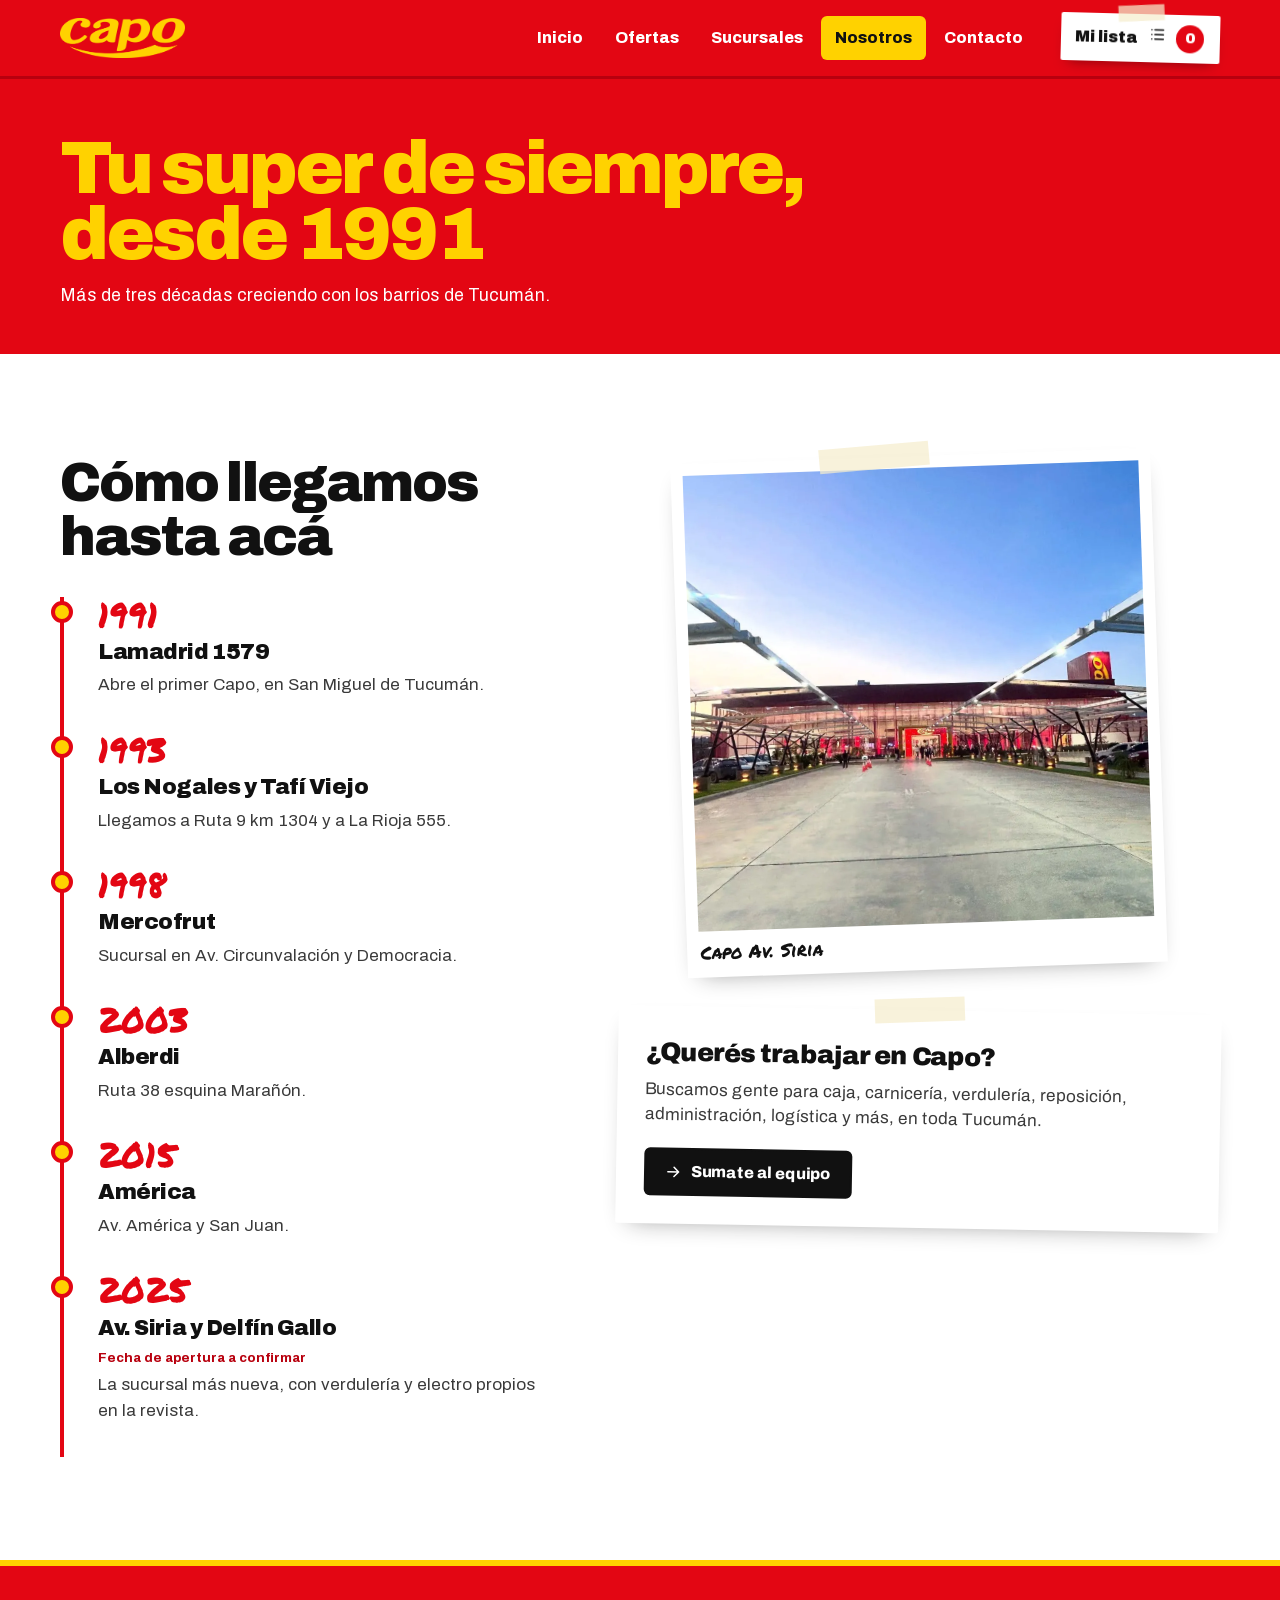
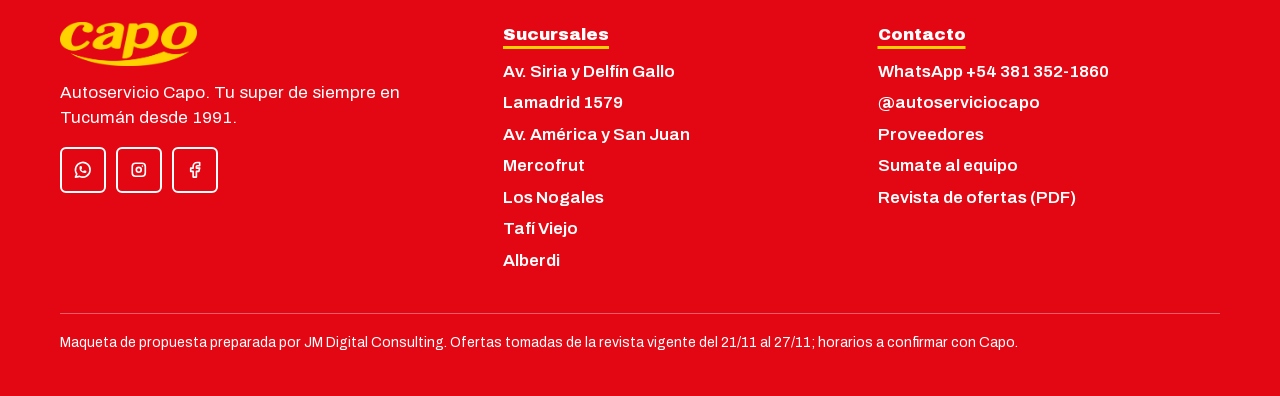
<file: nosotros.html>
<!doctype html>
<html lang="es-AR">
<head>
<meta charset="utf-8">
<meta name="viewport" content="width=device-width, initial-scale=1">
<title>Nosotros | Capo</title>
<meta name="description" content="La historia de Autoservicio Capo: desde 1991 en Lamadrid 1579 hasta siete sucursales en Tucumán.">
<meta name="theme-color" content="#E30613">
<link rel="icon" href="img/marca/capo-rojo.png">
<link rel="preload" href="assets/fonts/archivo-latin.woff2" as="font" type="font/woff2" crossorigin>
<link rel="preload" href="assets/fonts/permanent-marker-400-latin.woff2" as="font" type="font/woff2" crossorigin>
<link rel="stylesheet" href="css/capo.css">
</head>
<body>
<a class="sr" href="#principal">Saltar al contenido</a>
<header class="cabecera">
  <div class="envoltura">
    <a class="logo" href="index.html" aria-label="Capo, inicio"><img src="img/marca/capo-amarillo.png" alt="Capo" width="640" height="205"></a>
    <nav class="nav" id="nav" aria-label="Principal"><a href="index.html">Inicio</a><a href="ofertas.html">Ofertas</a><a href="sucursales.html">Sucursales</a><a href="nosotros.html" aria-current="page">Nosotros</a><a href="contacto.html">Contacto</a></nav>
    <button type="button" class="nota-lista" aria-label="Abrir mi lista"><span class="txt-largo">Mi lista</span><span class="txt-corto" data-ic="lista"></span><span class="contador">0</span></button>
    <button type="button" class="menu-btn" aria-label="Menú" aria-expanded="false" aria-controls="nav" data-ic="menu"></button>
  </div>
</header>
<main id="principal">

<section class="cab-pagina fondo-rojo">
  <div class="envoltura">
    <h1>Tu super de siempre, desde 1991</h1>
    <p>Más de tres décadas creciendo con los barrios de Tucumán.</p>
  </div>
</section>
<section class="fondo-pared seccion" aria-labelledby="t-linea">
  <div class="envoltura historia" style="align-items:start">
    <div>
      <h2 class="titulo-sec" id="t-linea" style="margin-bottom:34px">Cómo llegamos hasta acá</h2>
      <ol class="linea">
        <li><span class="anio">1991</span><h3>Lamadrid 1579</h3><p>Abre el primer Capo, en San Miguel de Tucumán.</p></li>
        <li><span class="anio">1993</span><h3>Los Nogales y Tafí Viejo</h3><p>Llegamos a Ruta 9 km 1304 y a La Rioja 555.</p></li>
        <li><span class="anio">1998</span><h3>Mercofrut</h3><p>Sucursal en Av. Circunvalación y Democracia.</p></li>
        <li><span class="anio">2003</span><h3>Alberdi</h3><p>Ruta 38 esquina Marañón.</p></li>
        <li><span class="anio">2015</span><h3>América</h3><p>Av. América y San Juan.</p></li>
        <li><span class="anio">2025</span><h3>Av. Siria y Delfín Gallo</h3><p class="a-confirmar">Fecha de apertura a confirmar</p><p>La sucursal más nueva, con verdulería y electro propios en la revista.</p></li>
      </ol>
    </div>
    <div style="display:grid;gap:40px">
      <figure class="foto-pegada" style="margin:0">
        <span class="cinta" aria-hidden="true"></span>
        <img src="img/fotos/interior.webp" alt="Estacionamiento techado y frente de Capo Av. Siria al atardecer" width="1080" height="1080" loading="lazy">
        <figcaption>Capo Av. Siria</figcaption>
      </figure>
      <article class="nota" style="--r:1deg">
        <span class="cinta" aria-hidden="true"></span>
        <h3>¿Querés trabajar en Capo?</h3>
        <p>Buscamos gente para caja, carnicería, verdulería, reposición, administración, logística y más, en toda Tucumán.</p>
        <a class="btn" href="contacto.html#equipo" data-ic="flecha">Sumate al equipo</a>
      </article>
    </div>
  </div>
</section>
</main>
<footer class="pie">
  <div class="envoltura">
    <div>
      <img src="img/marca/capo-amarillo.png" alt="Capo" width="640" height="205">
      <p style="margin:0;max-width:34ch">Autoservicio Capo. Tu super de siempre en Tucumán desde 1991.</p>
      <div class="redes">
        <a href="https://api.whatsapp.com/send?phone=543813521860&text=Hola%20Capo%2C%20quiero%20hacer%20una%20consulta" target="_blank" rel="noopener" aria-label="WhatsApp" data-ic="wa"></a>
        <a href="https://www.instagram.com/autoserviciocapo/" target="_blank" rel="noopener" aria-label="Instagram" data-ic="ig"></a>
        <a href="https://www.facebook.com/capooficial" target="_blank" rel="noopener" aria-label="Facebook" data-ic="fb"></a>
      </div>
    </div>
    <div>
      <h2>Sucursales</h2>
      <ul>
        <li><a href="sucursales.html">Av. Siria y Delfín Gallo</a></li>
        <li><a href="sucursales.html">Lamadrid 1579</a></li>
        <li><a href="sucursales.html">Av. América y San Juan</a></li>
        <li><a href="sucursales.html">Mercofrut</a></li>
        <li><a href="sucursales.html">Los Nogales</a></li>
        <li><a href="sucursales.html">Tafí Viejo</a></li>
        <li><a href="sucursales.html">Alberdi</a></li>
      </ul>
    </div>
    <div>
      <h2>Contacto</h2>
      <ul>
        <li><a href="https://api.whatsapp.com/send?phone=543813521860&text=Hola%20Capo%2C%20quiero%20hacer%20una%20consulta" target="_blank" rel="noopener">WhatsApp +54 381 352-1860</a></li>
        <li><a href="https://www.instagram.com/autoserviciocapo/" target="_blank" rel="noopener">@autoserviciocapo</a></li>
        <li><a href="contacto.html">Proveedores</a></li>
        <li><a href="contacto.html#equipo">Sumate al equipo</a></li>
        <li><a href="revista.pdf" download>Revista de ofertas (PDF)</a></li>
      </ul>
    </div>
    <p class="firma">Maqueta de propuesta preparada por JM Digital Consulting. Ofertas tomadas de la revista vigente del 21/11 al 27/11; horarios a confirmar con Capo.</p>
  </div>
</footer>
<script src="js/datos.js"></script>
<script src="js/capo.js"></script>
</body>
</html>
</file>
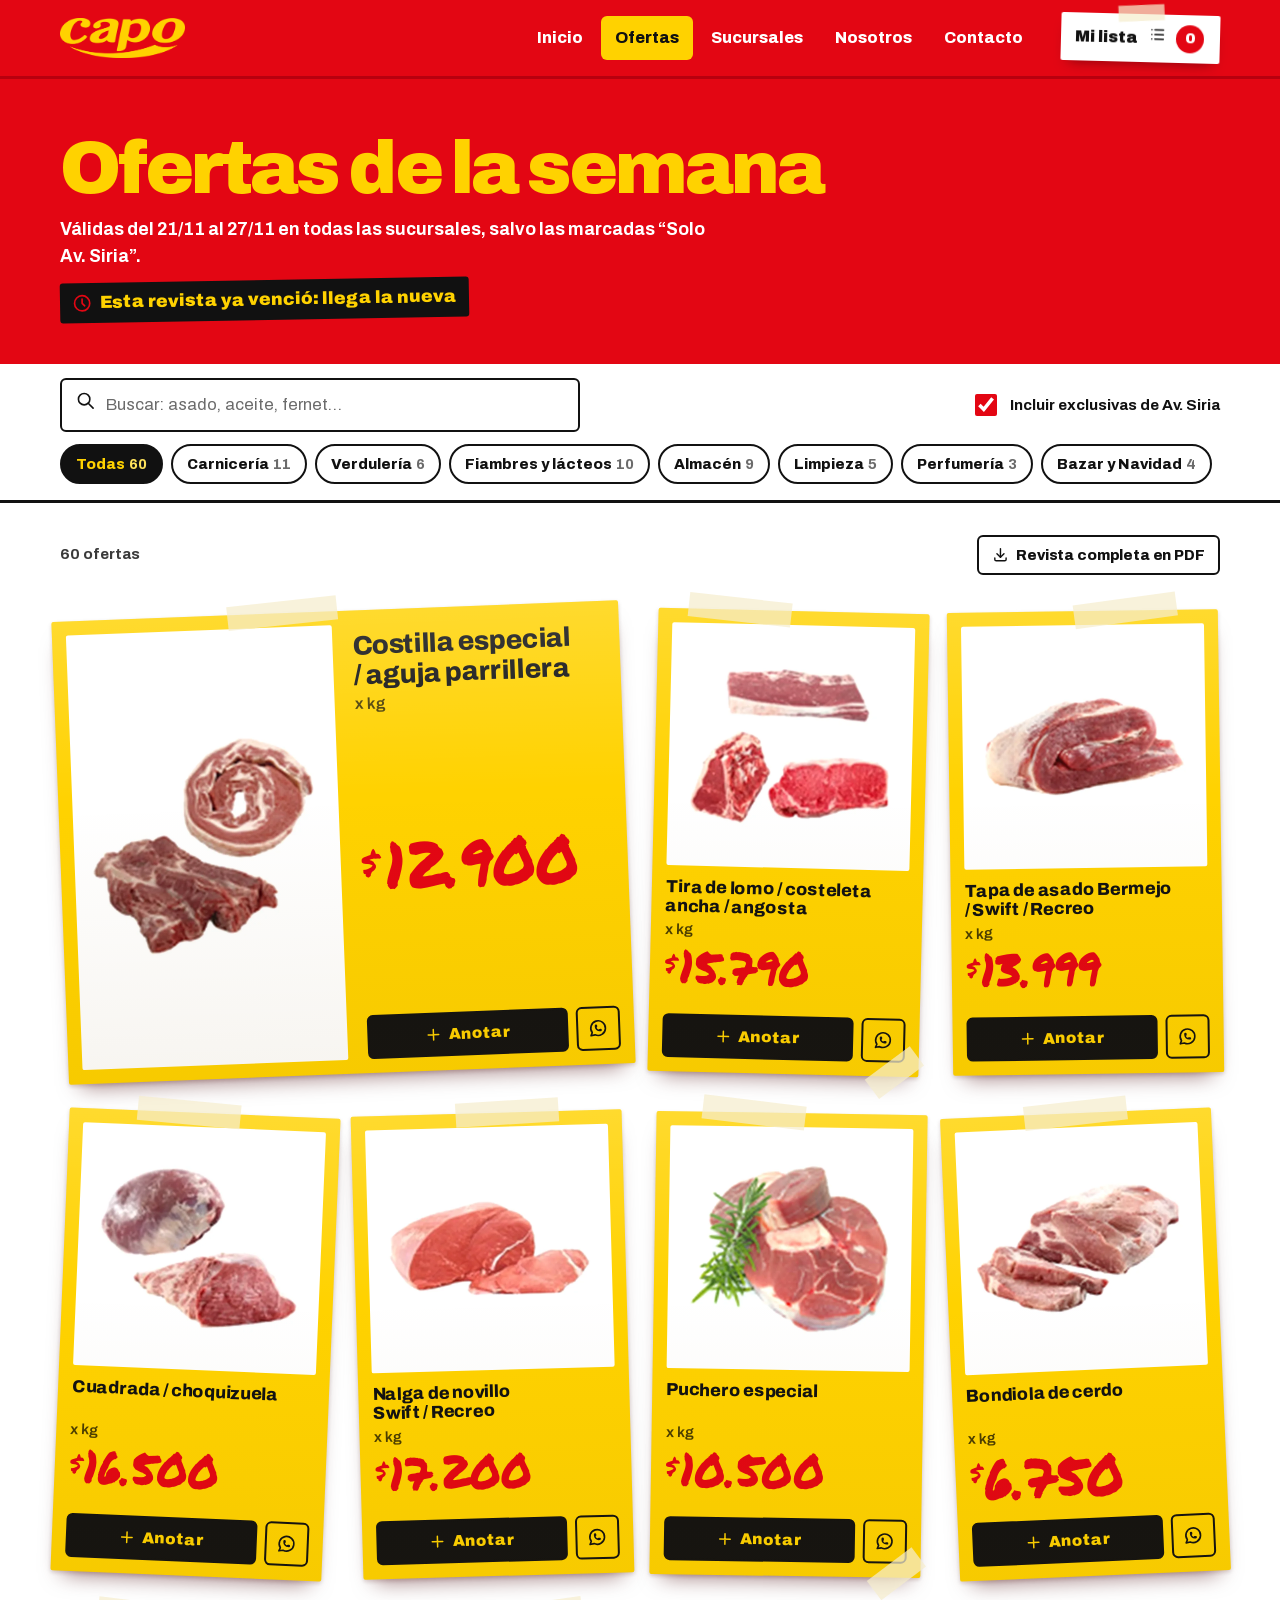
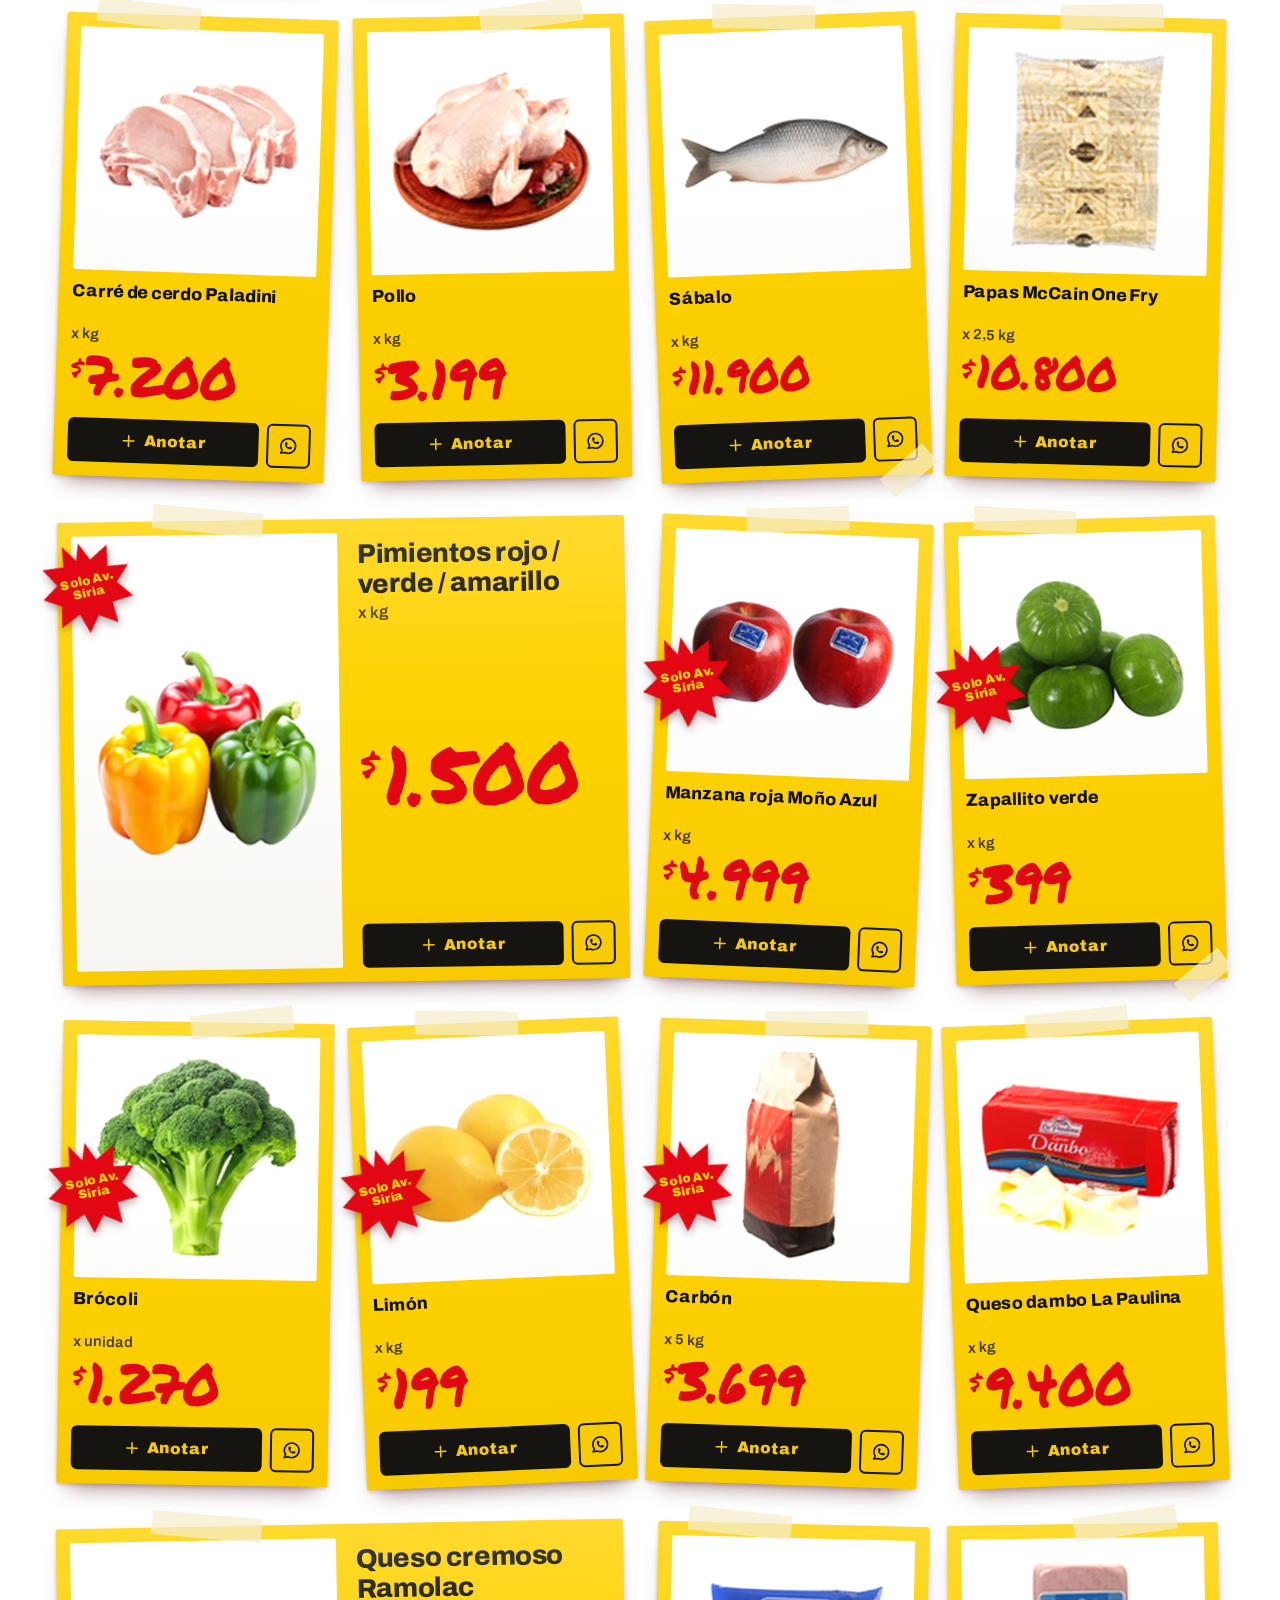
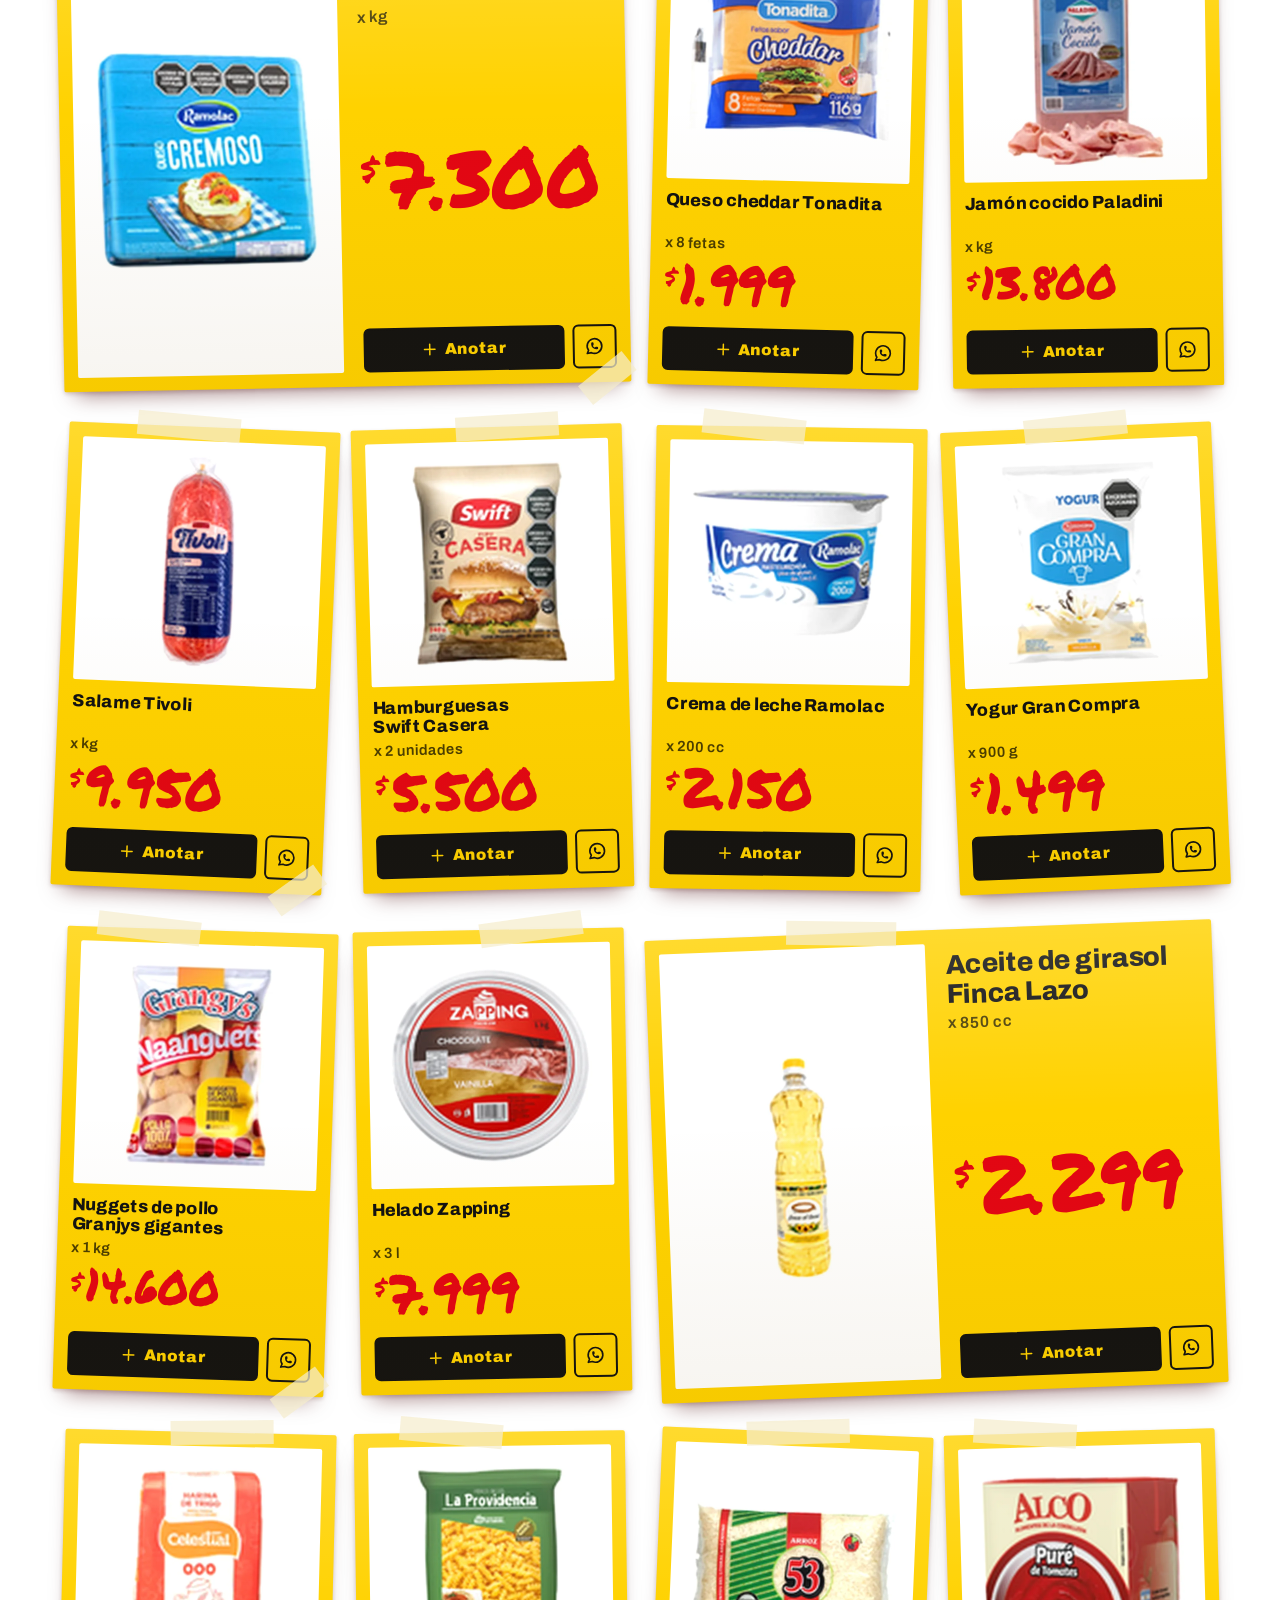
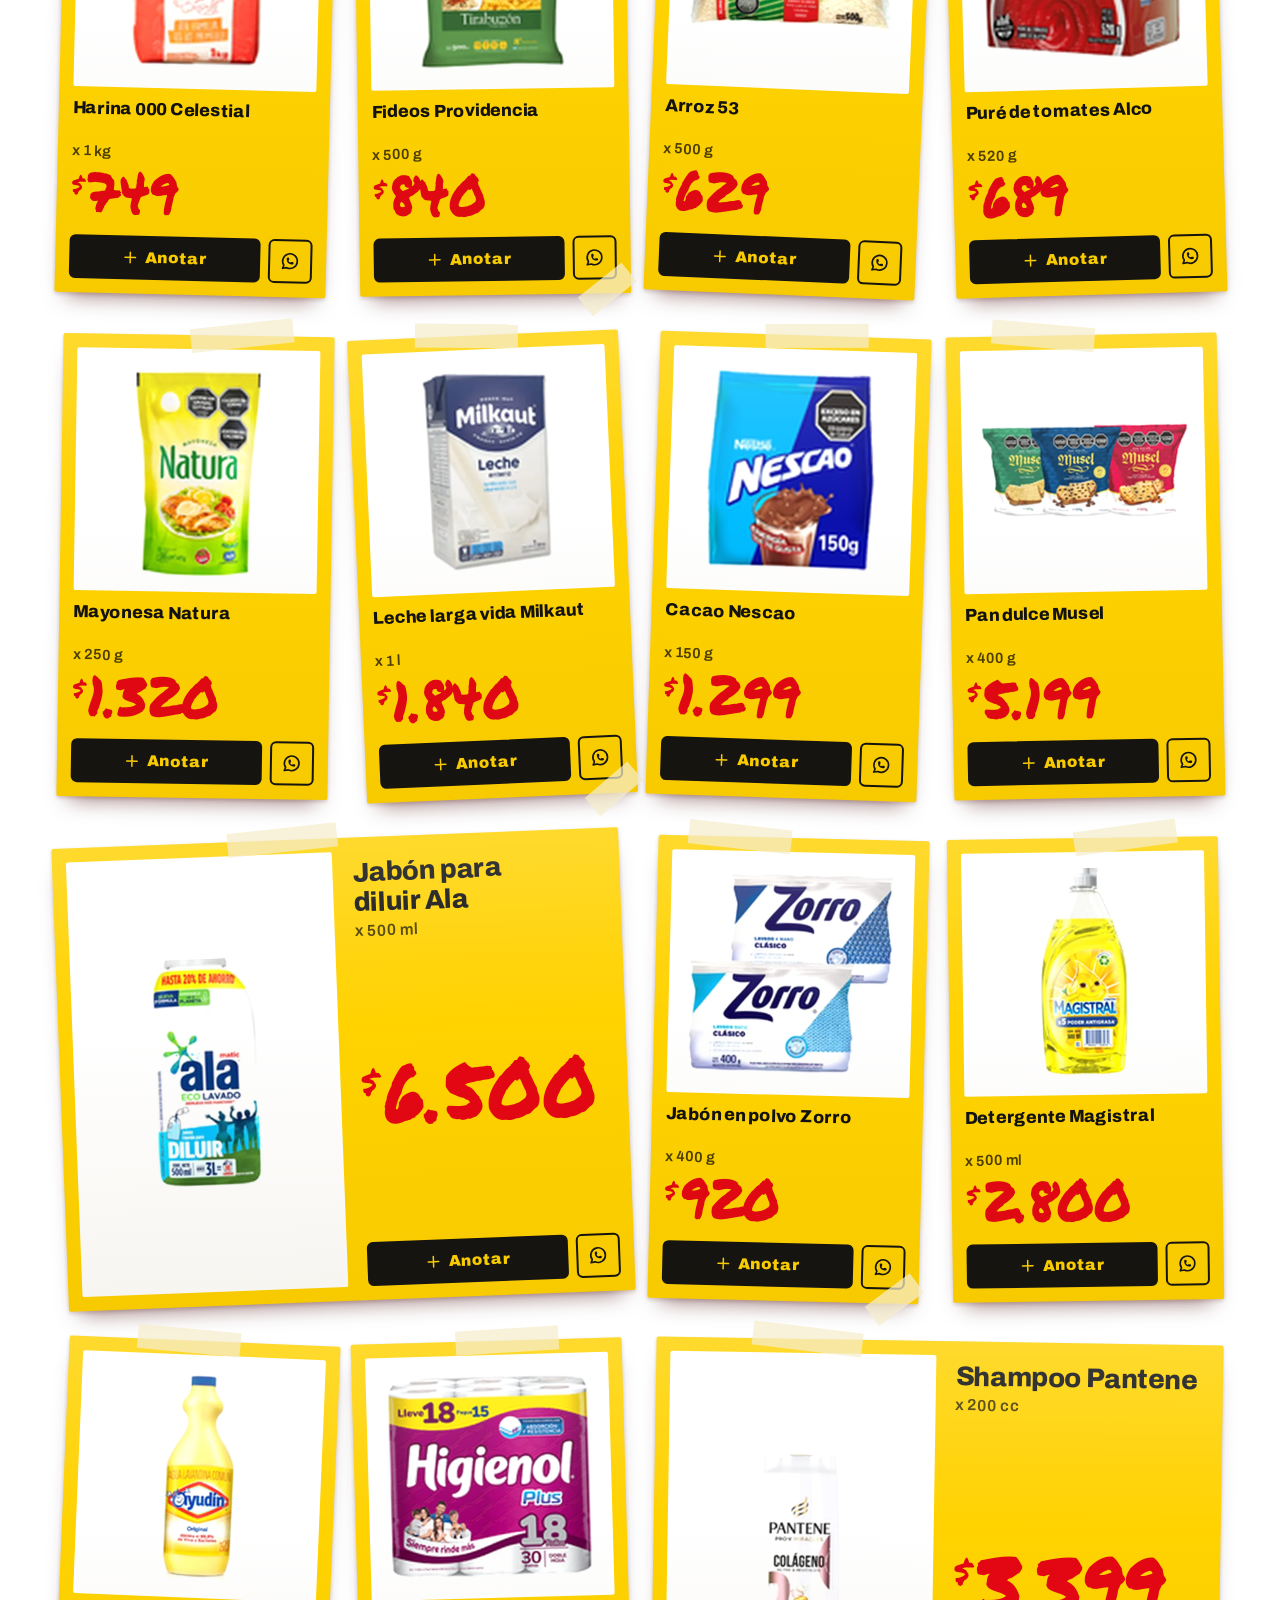
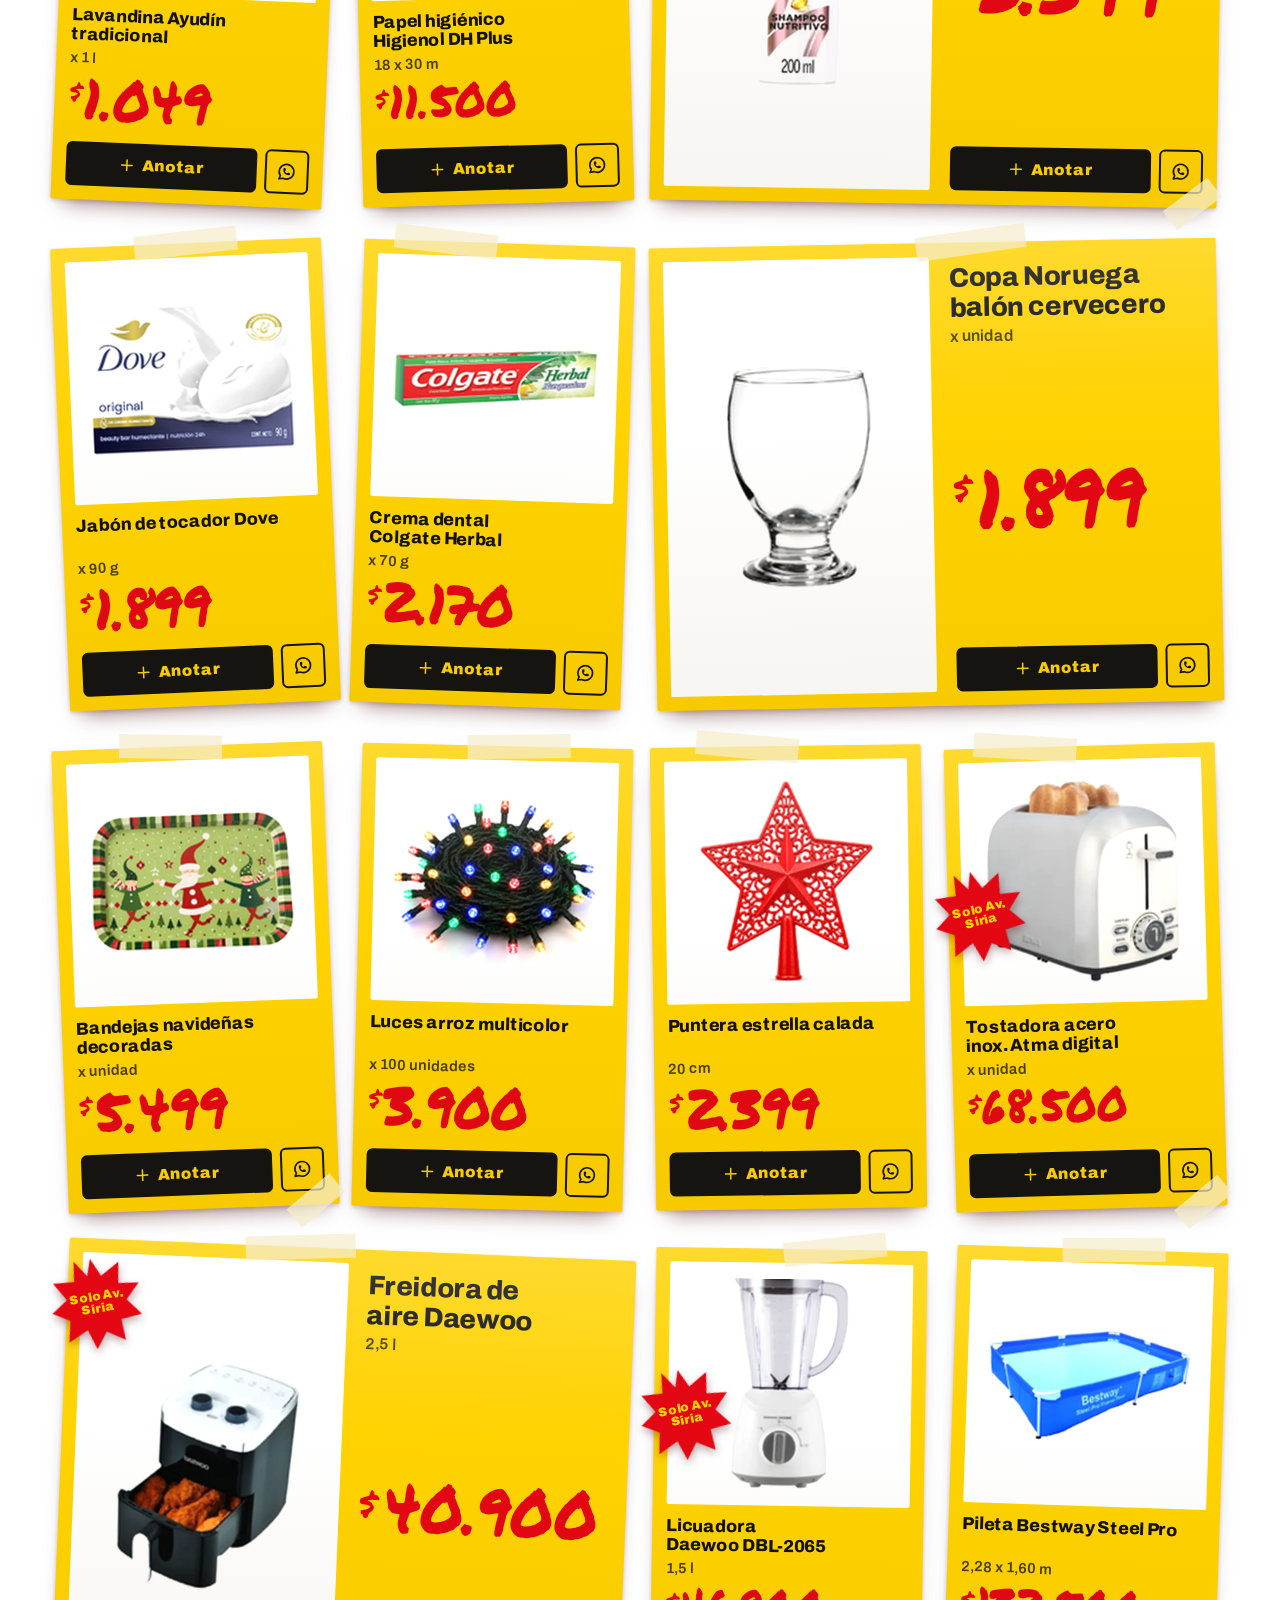
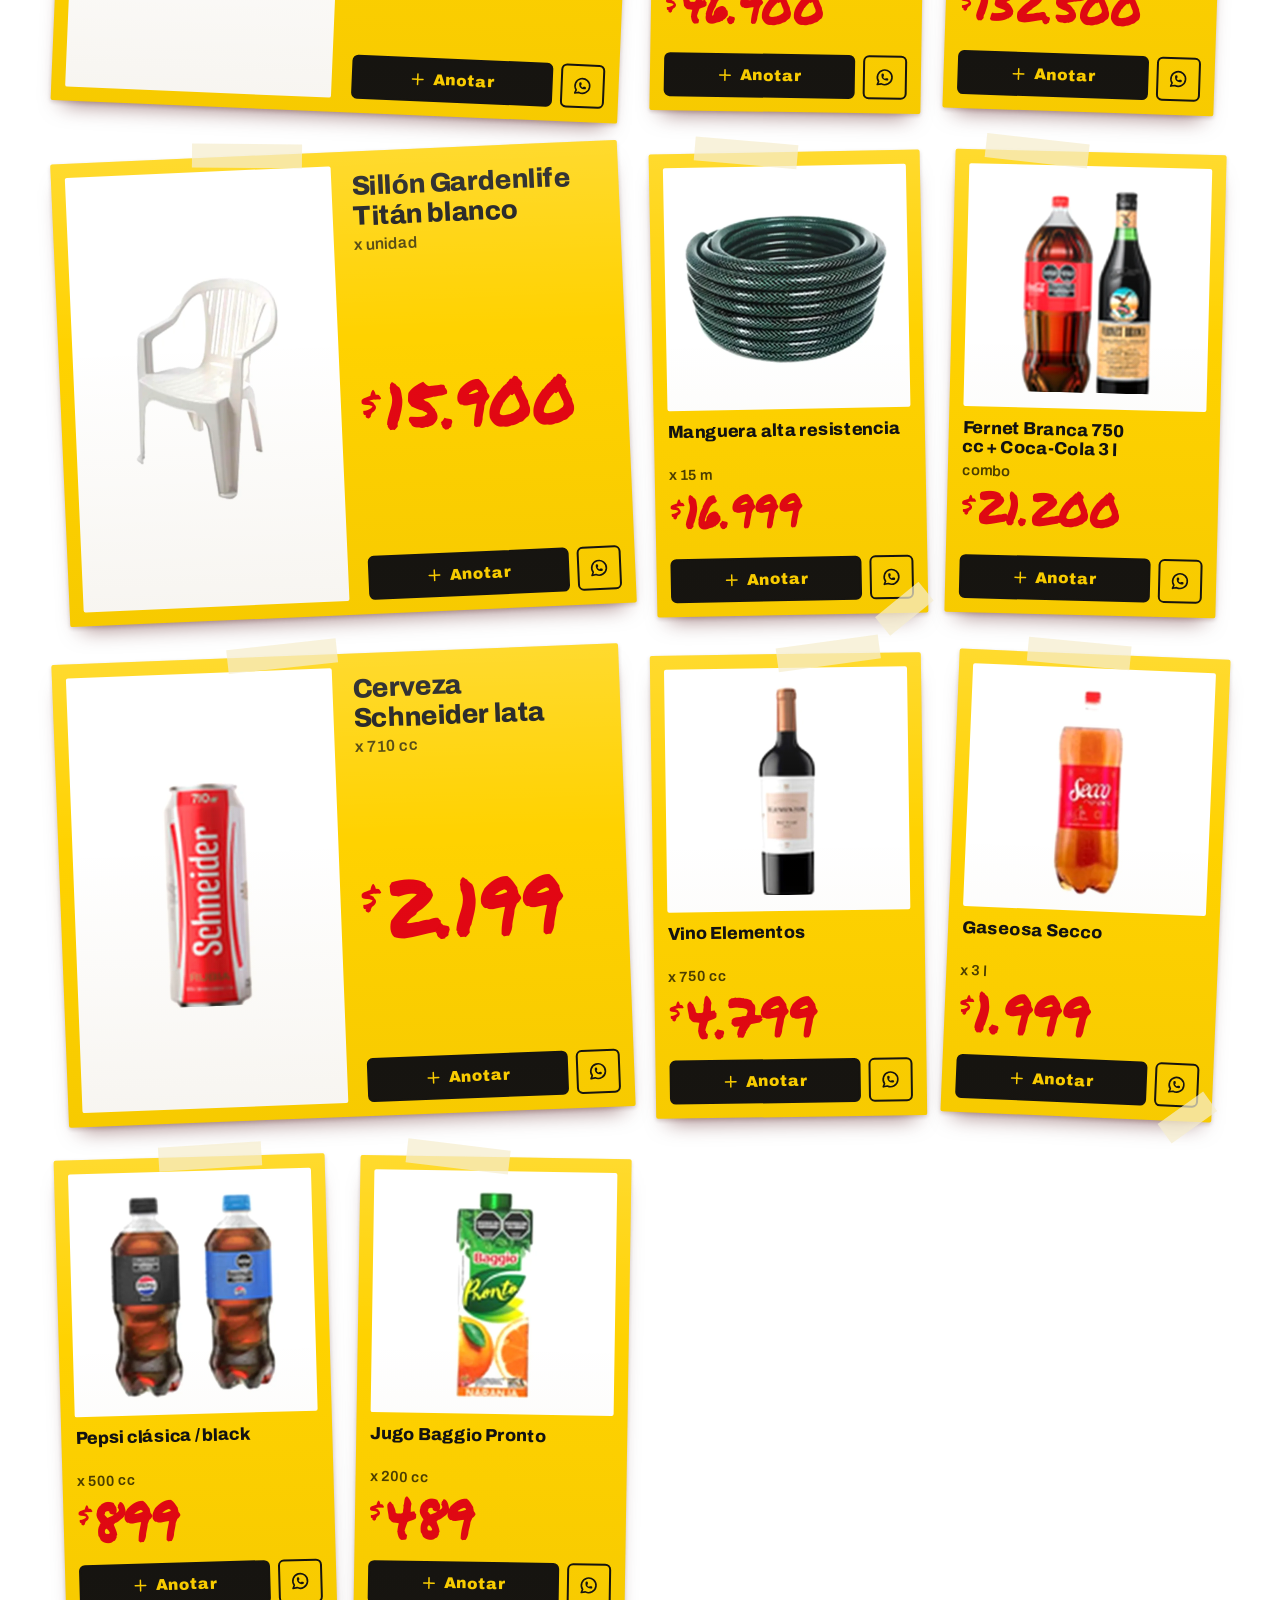
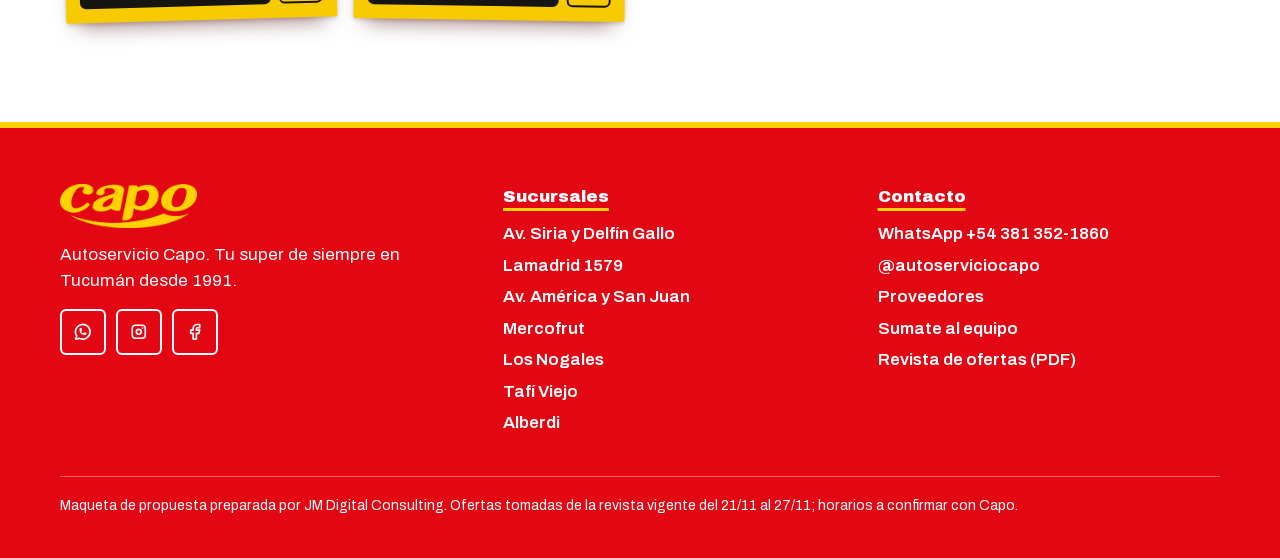
<file: ofertas.html>
<!doctype html>
<html lang="es-AR">
<head>
<meta charset="utf-8">
<meta name="viewport" content="width=device-width, initial-scale=1">
<title>Ofertas de la semana | Capo</title>
<meta name="description" content="Catálogo de ofertas de Capo del 21/11 al 27/11: buscá, filtrá por categoría y armá tu lista.">
<meta name="theme-color" content="#E30613">
<link rel="icon" href="img/marca/capo-rojo.png">
<link rel="preload" href="assets/fonts/archivo-latin.woff2" as="font" type="font/woff2" crossorigin>
<link rel="preload" href="assets/fonts/permanent-marker-400-latin.woff2" as="font" type="font/woff2" crossorigin>
<link rel="stylesheet" href="css/capo.css">
</head>
<body>
<a class="sr" href="#principal">Saltar al contenido</a>
<header class="cabecera">
  <div class="envoltura">
    <a class="logo" href="index.html" aria-label="Capo, inicio"><img src="img/marca/capo-amarillo.png" alt="Capo" width="640" height="205"></a>
    <nav class="nav" id="nav" aria-label="Principal"><a href="index.html">Inicio</a><a href="ofertas.html" aria-current="page">Ofertas</a><a href="sucursales.html">Sucursales</a><a href="nosotros.html">Nosotros</a><a href="contacto.html">Contacto</a></nav>
    <button type="button" class="nota-lista" aria-label="Abrir mi lista"><span class="txt-largo">Mi lista</span><span class="txt-corto" data-ic="lista"></span><span class="contador">0</span></button>
    <button type="button" class="menu-btn" aria-label="Menú" aria-expanded="false" aria-controls="nav" data-ic="menu"></button>
  </div>
</header>
<main id="principal">

<section class="cab-pagina fondo-rojo">
  <div class="envoltura">
    <h1>Ofertas de la semana</h1>
    <p class="vigencia" style="margin:0">Válidas del 21/11 al 27/11 en todas las sucursales, salvo las marcadas “Solo Av. Siria”. <span class="reloj" data-ic="reloj"><span>Del 21/11 al 27/11</span></span></p>
  </div>
</section>
<div class="barra">
  <div class="envoltura">
    <div class="fila-filtros">
      <label class="buscador"><span data-ic="buscar"></span><span class="sr">Buscar en las ofertas</span><input id="q" type="search" placeholder="Buscar: asado, aceite, fernet…" autocomplete="off"></label>
      <label class="interruptor"><input type="checkbox" id="con-siria" checked> Incluir exclusivas de Av. Siria</label>
    </div>
    <div class="chips" id="chips" role="group" aria-label="Categorías"></div>
  </div>
</div>
<section class="fondo-pared seccion" style="padding-top:32px" aria-label="Ofertas">
  <div class="envoltura">
    <div class="fila-filtros" style="margin-bottom:22px">
      <p class="resultado" id="resultado" role="status"></p>
      <a class="btn btn-borde btn-chico" href="revista.pdf" download data-ic="bajar">Revista completa en PDF</a>
    </div>
    <div class="muro" id="catalogo"></div>
  </div>
</section>
</main>
<footer class="pie">
  <div class="envoltura">
    <div>
      <img src="img/marca/capo-amarillo.png" alt="Capo" width="640" height="205">
      <p style="margin:0;max-width:34ch">Autoservicio Capo. Tu super de siempre en Tucumán desde 1991.</p>
      <div class="redes">
        <a href="https://api.whatsapp.com/send?phone=543813521860&text=Hola%20Capo%2C%20quiero%20hacer%20una%20consulta" target="_blank" rel="noopener" aria-label="WhatsApp" data-ic="wa"></a>
        <a href="https://www.instagram.com/autoserviciocapo/" target="_blank" rel="noopener" aria-label="Instagram" data-ic="ig"></a>
        <a href="https://www.facebook.com/capooficial" target="_blank" rel="noopener" aria-label="Facebook" data-ic="fb"></a>
      </div>
    </div>
    <div>
      <h2>Sucursales</h2>
      <ul>
        <li><a href="sucursales.html">Av. Siria y Delfín Gallo</a></li>
        <li><a href="sucursales.html">Lamadrid 1579</a></li>
        <li><a href="sucursales.html">Av. América y San Juan</a></li>
        <li><a href="sucursales.html">Mercofrut</a></li>
        <li><a href="sucursales.html">Los Nogales</a></li>
        <li><a href="sucursales.html">Tafí Viejo</a></li>
        <li><a href="sucursales.html">Alberdi</a></li>
      </ul>
    </div>
    <div>
      <h2>Contacto</h2>
      <ul>
        <li><a href="https://api.whatsapp.com/send?phone=543813521860&text=Hola%20Capo%2C%20quiero%20hacer%20una%20consulta" target="_blank" rel="noopener">WhatsApp +54 381 352-1860</a></li>
        <li><a href="https://www.instagram.com/autoserviciocapo/" target="_blank" rel="noopener">@autoserviciocapo</a></li>
        <li><a href="contacto.html">Proveedores</a></li>
        <li><a href="contacto.html#equipo">Sumate al equipo</a></li>
        <li><a href="revista.pdf" download>Revista de ofertas (PDF)</a></li>
      </ul>
    </div>
    <p class="firma">Maqueta de propuesta preparada por JM Digital Consulting. Ofertas tomadas de la revista vigente del 21/11 al 27/11; horarios a confirmar con Capo.</p>
  </div>
</footer>
<script src="js/datos.js"></script>
<script src="js/capo.js"></script>
</body>
</html>
</file>
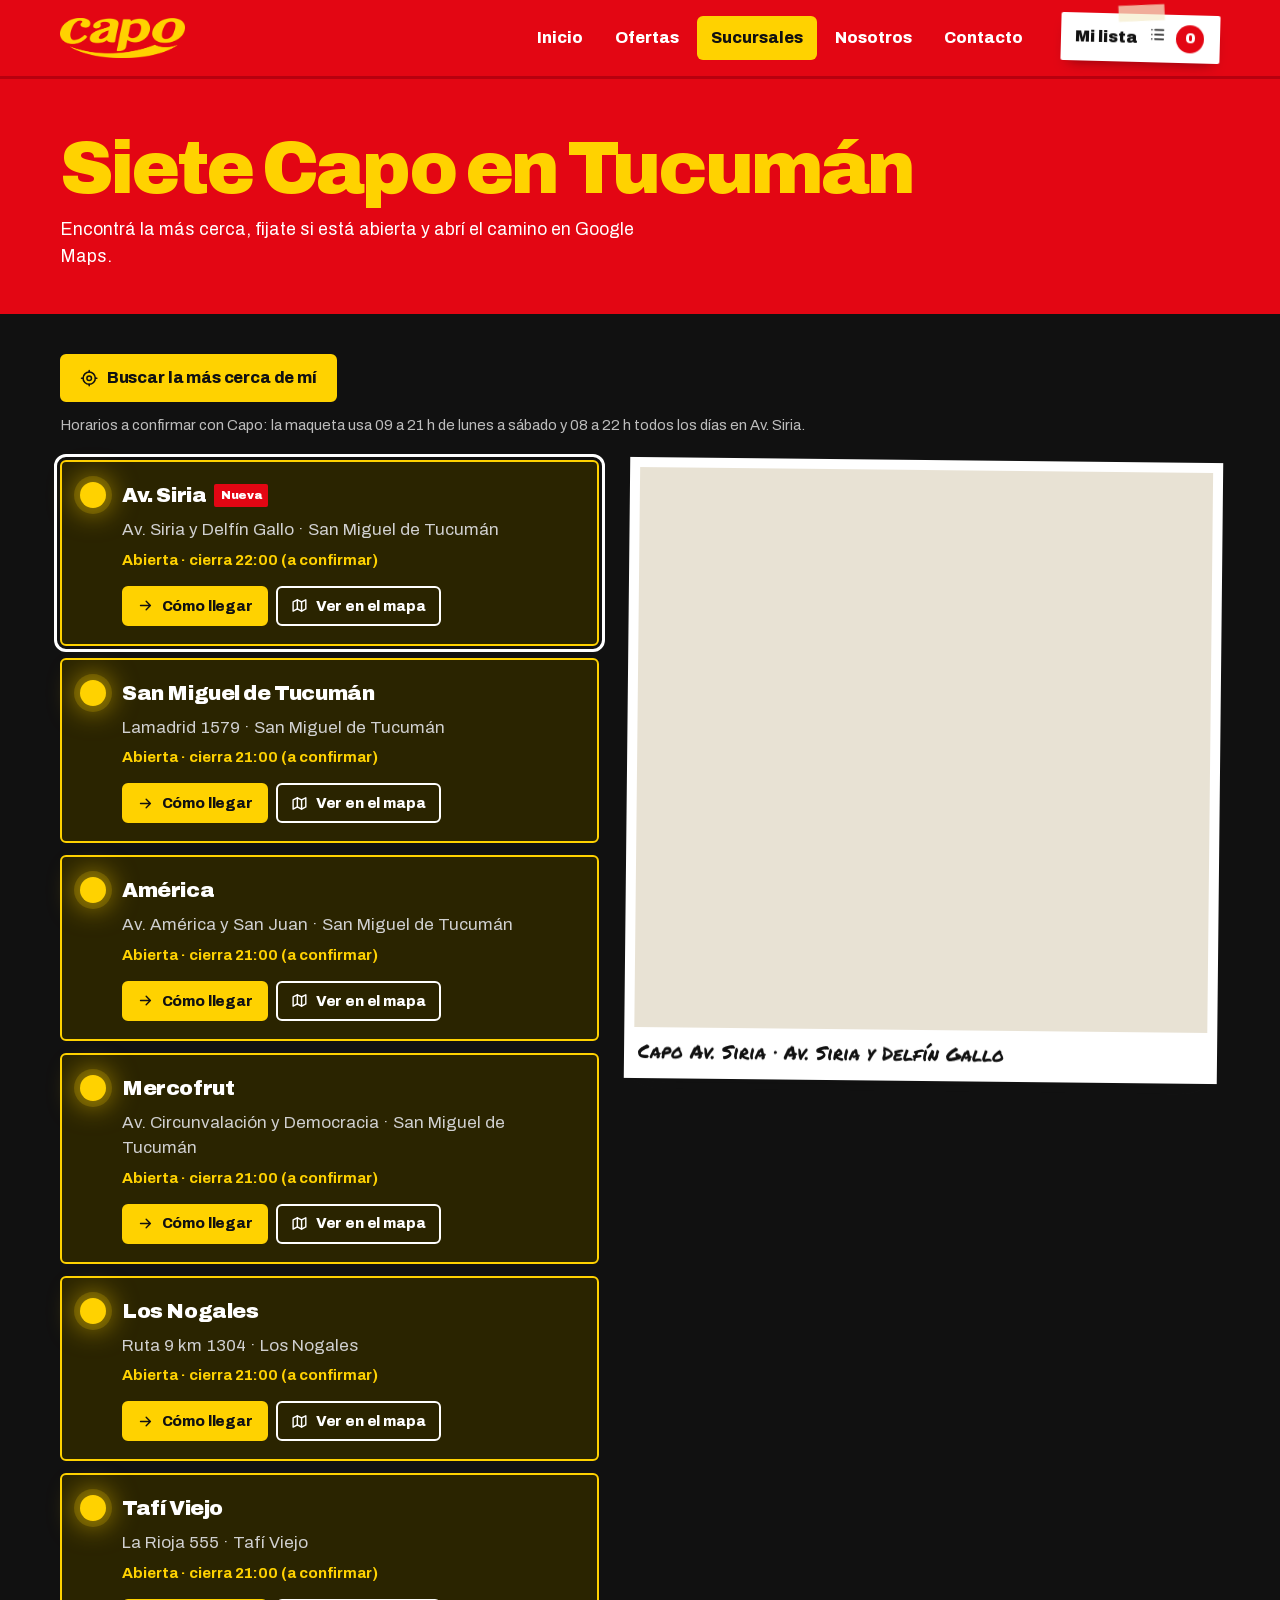
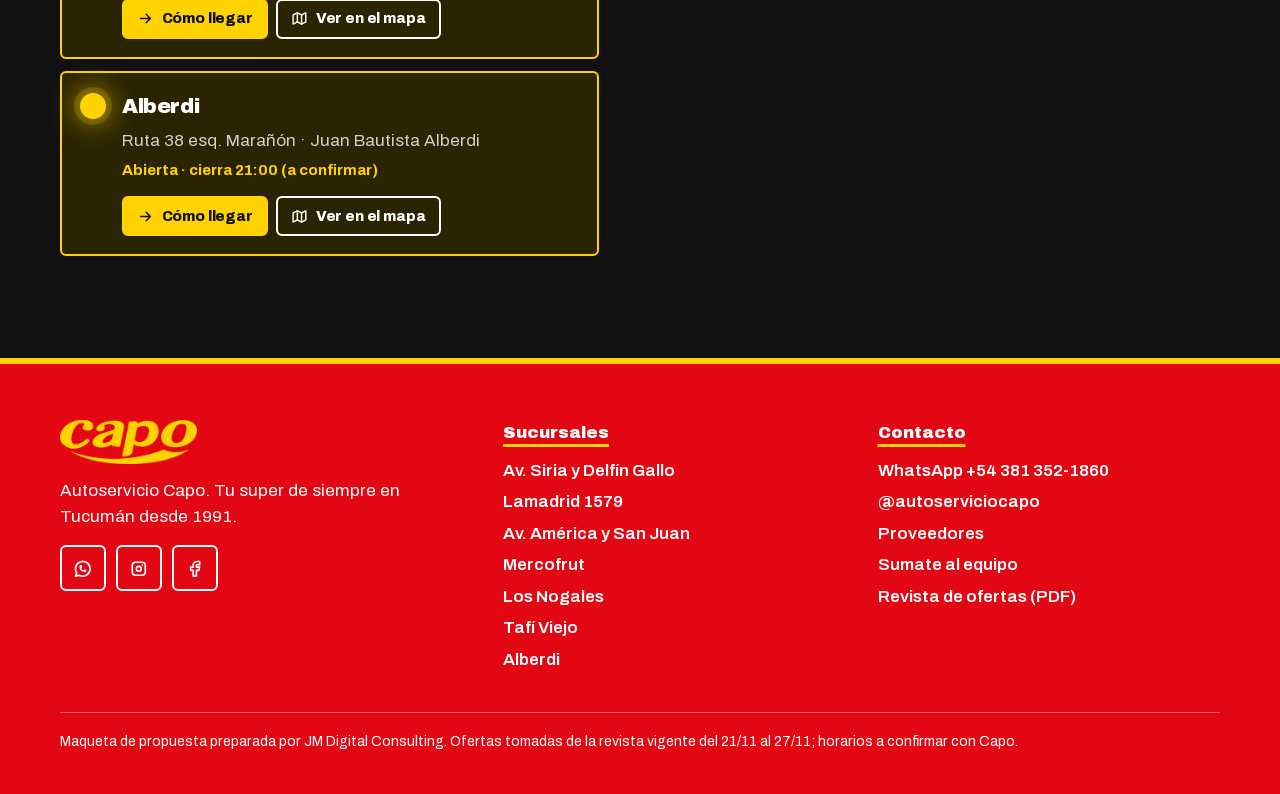
<file: sucursales.html>
<!doctype html>
<html lang="es-AR">
<head>
<meta charset="utf-8">
<meta name="viewport" content="width=device-width, initial-scale=1">
<title>Sucursales | Capo</title>
<meta name="description" content="Las 7 sucursales de Capo en Tucumán: cuál está abierta ahora, la más cerca tuyo y cómo llegar.">
<meta name="theme-color" content="#E30613">
<link rel="icon" href="img/marca/capo-rojo.png">
<link rel="preload" href="assets/fonts/archivo-latin.woff2" as="font" type="font/woff2" crossorigin>
<link rel="preload" href="assets/fonts/permanent-marker-400-latin.woff2" as="font" type="font/woff2" crossorigin>
<link rel="stylesheet" href="css/capo.css">
</head>
<body>
<a class="sr" href="#principal">Saltar al contenido</a>
<header class="cabecera">
  <div class="envoltura">
    <a class="logo" href="index.html" aria-label="Capo, inicio"><img src="img/marca/capo-amarillo.png" alt="Capo" width="640" height="205"></a>
    <nav class="nav" id="nav" aria-label="Principal"><a href="index.html">Inicio</a><a href="ofertas.html">Ofertas</a><a href="sucursales.html" aria-current="page">Sucursales</a><a href="nosotros.html">Nosotros</a><a href="contacto.html">Contacto</a></nav>
    <button type="button" class="nota-lista" aria-label="Abrir mi lista"><span class="txt-largo">Mi lista</span><span class="txt-corto" data-ic="lista"></span><span class="contador">0</span></button>
    <button type="button" class="menu-btn" aria-label="Menú" aria-expanded="false" aria-controls="nav" data-ic="menu"></button>
  </div>
</header>
<main id="principal">

<section class="cab-pagina fondo-rojo">
  <div class="envoltura">
    <h1>Siete Capo en Tucumán</h1>
    <p>Encontrá la más cerca, fijate si está abierta y abrí el camino en Google Maps.</p>
  </div>
</section>
<section class="fondo-noche seccion" style="padding-top:40px" aria-label="Sucursales">
  <div class="envoltura">
    <div class="ubic-fila" style="margin-bottom:12px">
      <button type="button" class="btn btn-amarillo" data-ubicar="msj-ubic2" data-ic="ubic">Buscar la más cerca de mí</button>
      <p class="ubic-msj" id="msj-ubic2" role="status"></p>
    </div>
    <p class="aviso-horario" style="margin:0 0 24px">Horarios a confirmar con Capo: la maqueta usa 09 a 21 h de lunes a sábado y 08 a 22 h todos los días en Av. Siria.</p>
    <div class="suc-grid">
      <ul class="suc-lista" id="suc-lista"></ul>
      <figure class="mapa" id="mapa" style="margin:0">
        <iframe id="mapa-iframe" title="Mapa de la sucursal" referrerpolicy="no-referrer-when-downgrade"></iframe>
        <figcaption id="mapa-cap"></figcaption>
      </figure>
    </div>
  </div>
</section>
</main>
<footer class="pie">
  <div class="envoltura">
    <div>
      <img src="img/marca/capo-amarillo.png" alt="Capo" width="640" height="205">
      <p style="margin:0;max-width:34ch">Autoservicio Capo. Tu super de siempre en Tucumán desde 1991.</p>
      <div class="redes">
        <a href="https://api.whatsapp.com/send?phone=543813521860&text=Hola%20Capo%2C%20quiero%20hacer%20una%20consulta" target="_blank" rel="noopener" aria-label="WhatsApp" data-ic="wa"></a>
        <a href="https://www.instagram.com/autoserviciocapo/" target="_blank" rel="noopener" aria-label="Instagram" data-ic="ig"></a>
        <a href="https://www.facebook.com/capooficial" target="_blank" rel="noopener" aria-label="Facebook" data-ic="fb"></a>
      </div>
    </div>
    <div>
      <h2>Sucursales</h2>
      <ul>
        <li><a href="sucursales.html">Av. Siria y Delfín Gallo</a></li>
        <li><a href="sucursales.html">Lamadrid 1579</a></li>
        <li><a href="sucursales.html">Av. América y San Juan</a></li>
        <li><a href="sucursales.html">Mercofrut</a></li>
        <li><a href="sucursales.html">Los Nogales</a></li>
        <li><a href="sucursales.html">Tafí Viejo</a></li>
        <li><a href="sucursales.html">Alberdi</a></li>
      </ul>
    </div>
    <div>
      <h2>Contacto</h2>
      <ul>
        <li><a href="https://api.whatsapp.com/send?phone=543813521860&text=Hola%20Capo%2C%20quiero%20hacer%20una%20consulta" target="_blank" rel="noopener">WhatsApp +54 381 352-1860</a></li>
        <li><a href="https://www.instagram.com/autoserviciocapo/" target="_blank" rel="noopener">@autoserviciocapo</a></li>
        <li><a href="contacto.html">Proveedores</a></li>
        <li><a href="contacto.html#equipo">Sumate al equipo</a></li>
        <li><a href="revista.pdf" download>Revista de ofertas (PDF)</a></li>
      </ul>
    </div>
    <p class="firma">Maqueta de propuesta preparada por JM Digital Consulting. Ofertas tomadas de la revista vigente del 21/11 al 27/11; horarios a confirmar con Capo.</p>
  </div>
</footer>
<script src="js/datos.js"></script>
<script src="js/capo.js"></script>
</body>
</html>
</file>
<file: css/capo.css>
@font-face {
  font-family: "Archivo";
  font-style: normal;
  font-weight: 100 900;
  font-display: swap;
  src: url("../assets/fonts/archivo-latin.woff2") format("woff2");
  unicode-range: U+0000-00FF, U+0131, U+0152-0153, U+02BB-02BC, U+02C6, U+02DA, U+02DC, U+0304, U+0308, U+0329, U+2000-206F, U+20AC, U+2122, U+2191, U+2193, U+2212, U+2215, U+FEFF, U+FFFD;
}
@font-face {
  font-family: "Archivo";
  font-style: normal;
  font-weight: 100 900;
  font-display: swap;
  src: url("../assets/fonts/archivo-latin-ext.woff2") format("woff2");
  unicode-range: U+0100-02BA, U+02BD-02C5, U+02C7-02CC, U+02CE-02D7, U+02DD-02FF, U+0304, U+0308, U+0329, U+1D00-1DBF, U+1E00-1E9F, U+1EF2-1EFF, U+2020, U+20A0-20AB, U+20AD-20C0, U+2113, U+2C60-2C7F, U+A720-A7FF;
}
@font-face {
  font-family: "Marcador";
  font-style: normal;
  font-weight: 400;
  font-display: swap;
  src: url("../assets/fonts/permanent-marker-400-latin.woff2") format("woff2");
}

:root {
  --rojo: #E30613;
  --rojo-hondo: #B8000E;
  --amarillo: #FFD200;
  --amarillo-claro: #FFE45C;
  --tinta: #111111;
  --tinta-suave: #3A3A3A;
  --papel: #FFFFFF;
  --pared: #FFFFFF;
  --apagado: #2A2A2A;
  --cinta: rgba(246, 238, 206, 0.72);
  --sombra-cartel: 0 14px 22px -12px rgba(70, 0, 6, 0.55), 0 2px 4px rgba(70, 0, 6, 0.18);
  --sombra-papel: 0 10px 24px -14px rgba(17, 17, 17, 0.45);
  --radio: 6px;
  --ancho: 1240px;
  --gutter: clamp(16px, 4vw, 40px);
  --sans: "Archivo", system-ui, sans-serif;
  --marcador: "Marcador", "Archivo", cursive;
}

*, *::before, *::after { box-sizing: border-box; }
html { -webkit-text-size-adjust: 100%; scroll-behavior: smooth; overflow-x: clip; }
@media (prefers-reduced-motion: reduce) { html { scroll-behavior: auto; } *, *::before, *::after { animation-duration: 0.01ms !important; transition-duration: 0.01ms !important; } }
body {
  margin: 0;
  font-family: var(--sans);
  font-size: 17px;
  line-height: 1.5;
  color: var(--tinta);
  background: var(--pared);
  font-variant-numeric: tabular-nums;
  overflow-x: clip;
}
img { max-width: 100%; height: auto; display: block; }
a { color: inherit; text-underline-offset: 0.18em; text-decoration-thickness: 2px; }
button, input, select, textarea { font: inherit; color: inherit; }
::selection { background: var(--amarillo); color: var(--tinta); }
:focus-visible { outline: 3px solid var(--tinta); outline-offset: 3px; border-radius: 4px; }
.fondo-rojo :focus-visible, .pie :focus-visible { outline-color: var(--amarillo); }
html { scrollbar-color: var(--rojo) var(--pared); }

.i { width: 1.15em; height: 1.15em; flex: none; stroke: currentColor; fill: none; stroke-width: 2; stroke-linecap: round; stroke-linejoin: round; }
.sr { position: absolute; width: 1px; height: 1px; overflow: hidden; clip: rect(0 0 0 0); white-space: nowrap; }
.envoltura { max-width: var(--ancho); margin: 0 auto; padding: 0 var(--gutter); }

/* ---------- Botones ---------- */
.btn {
  display: inline-flex; align-items: center; justify-content: center; gap: 0.5em;
  min-height: 48px; padding: 0 1.15em;
  border: 2.5px solid var(--tinta); border-radius: var(--radio);
  background: var(--tinta); color: var(--papel);
  font-weight: 800; font-size: 1rem; letter-spacing: -0.01em; text-decoration: none;
  cursor: pointer; transition: transform 160ms cubic-bezier(.2,.8,.2,1), background-color 160ms, color 160ms;
}
.btn:hover { transform: translateY(-2px); }
.btn:active { transform: translateY(0); }
.btn-amarillo { background: var(--amarillo); border-color: var(--amarillo); color: var(--tinta); }
.btn-amarillo:hover { background: var(--amarillo-claro); border-color: var(--amarillo-claro); }
.btn-borde { background: transparent; color: inherit; border-color: currentColor; }
.btn-borde:hover { background: rgba(255,255,255,0.12); }
.btn-wa { background: #1A7F45; border-color: #1A7F45; color: #fff; }
.btn-wa:hover { background: #156b3a; border-color: #156b3a; }
.btn-chico { min-height: 40px; font-size: 0.92rem; padding: 0 0.9em; }
.btn[disabled] { opacity: 0.45; cursor: not-allowed; transform: none; }

/* ---------- Cabecera ---------- */
.cabecera { background: var(--rojo); color: var(--papel); position: sticky; top: 0; z-index: 40; border-bottom: 3px solid var(--rojo-hondo); }
.cabecera .envoltura { display: flex; align-items: center; gap: 24px; min-height: 76px; }
.logo { display: block; flex: none; }
.logo img { height: 40px; width: auto; }
.nav { display: flex; gap: 4px; margin-left: auto; }
.nav a { padding: 10px 14px; font-weight: 800; text-decoration: none; border-radius: var(--radio); font-size: 1rem; }
.nav a:hover { background: var(--rojo-hondo); }
.nav a[aria-current="page"] { background: var(--amarillo); color: var(--tinta); }
.nota-lista {
  position: relative; display: inline-flex; align-items: center; gap: 10px;
  min-height: 48px; padding: 6px 16px 6px 14px;
  background: var(--papel); color: var(--tinta); border: 0; border-radius: 2px;
  font-weight: 900; font-size: 1rem; cursor: pointer; transform: rotate(1.5deg);
  box-shadow: 0 8px 14px -8px rgba(60, 0, 6, 0.6);
  transition: transform 180ms cubic-bezier(.2,.8,.2,1);
}
.nota-lista::before { content: ""; position: absolute; top: -9px; left: 50%; width: 46px; height: 16px; margin-left: -23px; background: var(--cinta); transform: rotate(-4deg);  }
.nota-lista:hover { transform: rotate(0deg) translateY(-2px); }
.nota-lista .contador { display: inline-grid; place-items: center; min-width: 28px; height: 28px; padding: 0 7px; border-radius: 999px; background: var(--rojo); color: var(--papel); font-weight: 900; font-size: 0.95rem; line-height: 1; }
.nota-lista.salto .contador { animation: salto 420ms cubic-bezier(.16,1,.3,1); }
@keyframes salto { 0% { transform: scale(1.5); } 100% { transform: scale(1); } }
.menu-btn { display: none; background: none; border: 2px solid var(--papel); color: var(--papel); border-radius: var(--radio); width: 48px; height: 48px; align-items: center; justify-content: center; cursor: pointer; }
.menu-btn .i { width: 24px; height: 24px; }

@media (max-width: 860px) {
  .cabecera .envoltura { gap: 12px; min-height: 64px; }
  .logo img { height: 32px; }
  .nav { display: none; position: absolute; left: 0; right: 0; top: 100%; flex-direction: column; background: var(--rojo); padding: 8px var(--gutter) 18px; border-bottom: 3px solid var(--rojo-hondo); }
  .nav.abierto { display: flex; }
  .nav a { padding: 14px 12px; font-size: 1.15rem; }
  .menu-btn { display: inline-flex; }
  .nota-lista { margin-left: auto; padding: 6px 12px; }
  .nota-lista .txt-largo { display: none; }
}

/* ---------- Bloques de fondo ---------- */
.fondo-rojo { background: var(--rojo); color: var(--papel); }
.fondo-noche { background: var(--tinta); color: var(--papel); }
.fondo-pared { background: var(--pared); }
.fondo-papel { background: var(--papel); }
.seccion { padding: clamp(56px, 8vw, 104px) 0; }
.titulo-sec { font-size: clamp(2rem, 5vw, 3.4rem); font-weight: 900; line-height: 0.98; letter-spacing: -0.035em; margin: 0 0 14px; text-wrap: balance; }
.bajada { font-size: 1.12rem; max-width: 58ch; margin: 0; color: var(--tinta-suave); }
.fondo-rojo .bajada, .fondo-noche .bajada { color: rgba(255,255,255,0.86); }
.cabeza-sec { display: flex; flex-wrap: wrap; align-items: end; justify-content: space-between; gap: 18px 32px; margin-bottom: clamp(28px, 4vw, 48px); }
.marcador { font-family: var(--marcador); font-weight: 400; letter-spacing: 0; }

/* ---------- Héroe ---------- */
.heroe { position: relative; overflow: hidden; padding: clamp(36px, 6vw, 72px) 0 clamp(56px, 7vw, 88px); }
.heroe .envoltura { display: grid; grid-template-columns: minmax(0, 1fr) minmax(0, 1.05fr); gap: clamp(24px, 4vw, 64px); align-items: center; }
.heroe h1 { font-size: clamp(3.1rem, 8.4vw, 6rem); line-height: 0.88; letter-spacing: -0.04em; font-weight: 900; color: var(--amarillo); margin: 0 0 22px; text-wrap: balance; }
.vigencia { display: flex; flex-wrap: wrap; align-items: center; gap: 10px 14px; margin: 0 0 30px; font-size: 1.1rem; font-weight: 700; }
.reloj { display: inline-flex; align-items: center; gap: 8px; background: var(--papel); color: var(--tinta); padding: 7px 12px; border-radius: 3px; font-weight: 900; transform: rotate(-1deg); }
.reloj .i { color: var(--rojo); }
.reloj.vencida { background: var(--tinta); color: var(--amarillo); }
.acciones { display: flex; flex-wrap: wrap; gap: 12px; }

.abanico { position: relative; min-height: 560px; }
.abanico .cartel { position: absolute; width: min(330px, 74%); }
.abanico .cartel:nth-child(1) { left: 2%; top: 46px; --r: -7deg; z-index: 1; width: min(250px, 56%); }
.abanico .cartel:nth-child(2) { right: 0; top: 18px; --r: 6deg; z-index: 1; width: min(250px, 56%); }
.abanico .cartel:nth-child(3) { left: 50%; top: 70px; --r: -1.5deg; z-index: 2; margin-left: max(-165px, -37%); }
.abanico .cartel:nth-child(1) .cartel-acciones, .abanico .cartel:nth-child(2) .cartel-acciones { display: none; }

@media (max-width: 860px) {
  .heroe .envoltura { grid-template-columns: 1fr; }
  .heroe { padding-top: 26px; }
  .heroe h1 { font-size: clamp(2.7rem, 12vw, 4rem); margin-bottom: 14px; }
  .vigencia { font-size: 1rem; margin-bottom: 20px; }
  .acciones { flex-wrap: nowrap; gap: 8px; }
  .acciones .btn { flex: 1 1 auto; padding: 0 0.7em; font-size: 0.95rem; }
  .abanico { min-height: 430px; margin-top: -6px; }
  .abanico .cartel:nth-child(1) { left: -2%; top: 34px; width: 46%; }
  .abanico .cartel:nth-child(2) { right: -2%; top: 14px; width: 46%; }
  .abanico .cartel:nth-child(3) { top: 24px; width: min(250px, 62%); margin-left: max(-125px, -31%); }
  .faroles { grid-template-columns: 1fr 1fr; gap: 10px; }
  .farol { padding: 12px; gap: 2px 10px; }
  .farol .luz { width: 16px; height: 16px; }
  .farol .nom { font-size: 0.95rem; }
  .farol .est { font-size: 0.8rem; }
}

/* ---------- Cartel de oferta ---------- */
.cartel {
  --r: 0deg;
  position: relative; container-type: inline-size;
  background: var(--amarillo); color: var(--tinta);
  padding: 14px 14px 14px; border-radius: 2px;
  transform: rotate(var(--r));
  box-shadow: var(--sombra-cartel);
  display: flex; flex-direction: column;
  transition: transform 220ms cubic-bezier(.2,.8,.2,1);
}
.cartel::after { content: ""; position: absolute; inset: 0; pointer-events: none; border-radius: 2px; background: linear-gradient(180deg, rgba(255,255,255,0.18), rgba(255,255,255,0) 40%, rgba(120,80,0,0.06)); }
.muro .cartel:hover { transform: rotate(0deg) translateY(-4px); }
.cinta { position: absolute; top: -12px; left: var(--cl, 50%); width: 38%; max-width: 110px; height: 24px; margin-left: -19%; background: var(--cinta); transform: rotate(var(--ca, -3deg));  z-index: 3; }
.cinta-2 { top: auto; bottom: -8px; left: auto; right: -4px; margin: 0; width: 56px; transform: rotate(-38deg); }
.cartel-foto { background: var(--papel); border-radius: 2px; aspect-ratio: 1; display: grid; place-items: center; overflow: hidden; }
.cartel-foto img { width: 92%; height: 92%; object-fit: contain; mix-blend-mode: multiply; }
.cartel-nombre { font-size: clamp(0.95rem, 7.2cqi, 1.3rem); font-weight: 800; line-height: 1.12; letter-spacing: -0.015em; margin: 12px 0 2px; min-height: 2.24em; text-wrap: balance; }
.cartel-pres { margin: 0; font-size: 0.92rem; font-weight: 600; color: #4A3D00; }
.precio { display: flex; align-items: flex-start; height: 26cqi; min-height: 50px; margin: 2px 0 8px; color: var(--rojo); font-family: var(--marcador); line-height: 1; white-space: nowrap; overflow: hidden; }
.precio .peso { font-size: 11cqi; margin: 3cqi 1cqi 0 0; }
.precio .num { font-size: 23cqi; letter-spacing: -0.02em; }
.precio[data-len="6"] .num, .precio[data-len="7"] .num { font-size: 19cqi; }
.cartel-acciones { display: flex; gap: 8px; margin-top: auto; }
.anotar {
  flex: 1; display: inline-flex; align-items: center; justify-content: center; gap: 6px;
  min-height: 44px; border: 2.5px solid var(--tinta); background: var(--tinta); color: var(--amarillo);
  border-radius: var(--radio); font-weight: 900; font-size: 0.98rem; cursor: pointer;
  transition: background-color 160ms, color 160ms;
}
.anotar:hover { background: #2b2b2b; }
.anotar[aria-pressed="true"] { background: var(--papel); color: var(--tinta); }
.anotar .tilde { display: none; }
.anotar[aria-pressed="true"] .tilde { display: block; color: var(--rojo); }
.anotar[aria-pressed="true"] .mas { display: none; }
.compartir { flex: none; width: 44px; min-height: 44px; display: inline-flex; align-items: center; justify-content: center; border: 2.5px solid var(--tinta); border-radius: var(--radio); color: var(--tinta); background: transparent; text-decoration: none; }
.compartir:hover { background: rgba(0,0,0,0.08); }
.cartel.anotado .tachon { opacity: 1; transform: rotate(-14deg) scale(1); }
.tachon { position: absolute; right: 6px; top: 8px; z-index: 4; font-family: var(--marcador); color: var(--rojo); font-size: 1.15rem; background: var(--papel); padding: 2px 9px; border: 2.5px solid var(--rojo); border-radius: 40% 50% 45% 55%; opacity: 0; transform: rotate(-14deg) scale(1.08); transition: opacity 180ms, transform 260ms cubic-bezier(.16,1,.3,1); pointer-events: none; }

.estrella { position: absolute; z-index: 4; left: -14px; top: 26%; width: 92px; height: 92px; display: grid; place-items: center; text-align: center; color: var(--amarillo); font-weight: 900; font-size: 0.78rem; line-height: 1; letter-spacing: -0.01em; transform: rotate(-12deg); }
.estrella svg { position: absolute; inset: 0; width: 100%; height: 100%; fill: var(--rojo); filter: drop-shadow(0 4px 4px rgba(70,0,6,0.35)); }
.estrella span { position: relative; max-width: 58px; }

/* Muro de carteles */
.muro { display: grid; grid-template-columns: repeat(auto-fill, minmax(230px, 1fr)); gap: 40px 26px; padding-top: 14px; }
@media (max-width: 520px) {
  .muro { grid-template-columns: repeat(2, minmax(0, 1fr)); gap: 30px 14px; }
  .cartel { padding: 10px 10px 10px; }
  .cartel-nombre { font-size: 0.92rem; }
  .cartel-pres { font-size: 0.82rem; }
  .estrella { width: 74px; height: 74px; font-size: 0.66rem; left: -10px; }
  .estrella span { max-width: 48px; }
  .anotar { font-size: 0.88rem; min-height: 42px; }
  .compartir { width: 40px; min-height: 42px; }
}

/* ---------- Faroles de sucursal ---------- */
.faroles { display: grid; grid-template-columns: repeat(auto-fill, minmax(220px, 1fr)); gap: 12px; margin: 0; padding: 0; list-style: none; }
.farol { display: grid; grid-template-columns: auto 1fr; gap: 4px 14px; align-items: center; padding: 16px; border-radius: var(--radio); border: 2px solid #3a3a3a; background: #1b1b1b; color: #cfcfcf; text-decoration: none; }
.farol .luz { grid-row: span 2; width: 22px; height: 22px; border-radius: 50%; background: #4a4a4a; box-shadow: inset 0 -3px 0 rgba(0,0,0,0.35); }
.farol .nom { font-weight: 800; color: var(--papel); line-height: 1.15; }
.farol .est { font-size: 0.92rem; }
.farol.abierta { border-color: var(--amarillo); background: #2a2400; }
.farol.abierta .luz { background: var(--amarillo); box-shadow: 0 0 0 5px rgba(255,210,0,0.18), 0 0 22px 4px rgba(255,210,0,0.55); }
.farol.abierta .est { color: var(--amarillo); font-weight: 700; }
.farol.cercana { outline: 3px solid var(--papel); outline-offset: 3px; }
.farol .dist { grid-column: 2; font-size: 0.85rem; color: #a8a8a8; }
.aviso-horario { font-size: 0.92rem; color: #bdbdbd; margin: 16px 0 0; }
.ubic-fila { display: flex; flex-wrap: wrap; gap: 12px; align-items: center; }
.ubic-msj { font-size: 0.95rem; color: #d6d6d6; margin: 0; }

/* ---------- Notas pegadas (propuestas) ---------- */
.notas { display: grid; grid-template-columns: repeat(auto-fit, minmax(280px, 1fr)); gap: 40px 32px; }
.nota { position: relative; background: var(--papel); padding: 34px 28px 28px; box-shadow: var(--sombra-papel); border-radius: 2px; transform: rotate(var(--r, -0.8deg)); }
.nota:nth-child(2) { --r: 1deg; }
.nota:nth-child(3) { --r: -0.4deg; }
.nota h3 { font-size: 1.6rem; font-weight: 900; letter-spacing: -0.03em; line-height: 1.05; margin: 0 0 10px; }
.nota p { margin: 0 0 20px; color: var(--tinta-suave); }
.nota .sello { position: absolute; top: -14px; right: 18px; background: var(--rojo); color: var(--papel); font-weight: 900; font-size: 0.82rem; padding: 6px 10px; transform: rotate(3deg); border-radius: 2px; }
.nota .sello.amarillo { background: var(--amarillo); color: var(--tinta); }
.nota .cinta { width: 90px; margin-left: -45px; }
.pasos { margin: 0 0 22px; padding: 0; list-style: none; display: grid; gap: 10px; }
.pasos li { display: grid; grid-template-columns: 30px 1fr; gap: 10px; align-items: start; }
.pasos .n { font-family: var(--marcador); color: var(--rojo-hondo); font-size: 1.5rem; line-height: 1; }

/* ---------- Historia ---------- */
.historia { display: grid; grid-template-columns: minmax(0, 0.9fr) minmax(0, 1.1fr); gap: clamp(28px, 5vw, 72px); align-items: center; }
.foto-pegada { position: relative; max-width: 480px; width: 100%; justify-self: center; background: var(--papel); padding: 12px 12px 46px; box-shadow: var(--sombra-papel); transform: rotate(-2deg); }
.foto-pegada img { aspect-ratio: 1; object-fit: cover; width: 100%; }
.foto-pegada figcaption { position: absolute; left: 14px; right: 14px; bottom: 10px; font-family: var(--marcador); font-size: 1.15rem; color: var(--tinta); }
.anios { font-size: clamp(5rem, 14vw, 9.5rem); line-height: 0.85; font-weight: 900; letter-spacing: -0.05em; color: var(--rojo); margin: 0; }
.fondo-rojo .anios { color: var(--amarillo); }
@media (max-width: 760px) { .historia { grid-template-columns: 1fr; } }

.linea { list-style: none; margin: 0; padding: 0; display: grid; gap: 0; border-left: 4px solid var(--rojo); }
.linea li { position: relative; padding: 0 0 34px 34px; }
.linea li::before { content: ""; position: absolute; left: -13px; top: 4px; width: 22px; height: 22px; border-radius: 50%; background: var(--amarillo); border: 4px solid var(--rojo); }
.linea .anio { font-family: var(--marcador); color: var(--rojo); font-size: 2.2rem; line-height: 1; display: block; margin-bottom: 4px; }
.linea h3 { margin: 0 0 4px; font-size: 1.35rem; font-weight: 900; letter-spacing: -0.02em; }
.linea p { margin: 0; color: var(--tinta-suave); max-width: 52ch; }

/* ---------- Catálogo ---------- */
.cab-pagina { padding: clamp(32px, 5vw, 56px) 0 clamp(28px, 4vw, 44px); }
.cab-pagina h1 { font-size: clamp(2.6rem, 7vw, 4.6rem); font-weight: 900; line-height: 0.9; letter-spacing: -0.04em; color: var(--amarillo); margin: 0 0 16px; text-wrap: balance; }
.cab-pagina p { margin: 0; font-size: 1.1rem; max-width: 60ch; }
.barra { position: sticky; top: 76px; z-index: 30; background: var(--pared); border-bottom: 3px solid var(--tinta); padding: 14px 0 12px; }
@media (max-width: 860px) { .barra { top: 64px; } }
.barra .envoltura { display: grid; gap: 12px; }
.buscador { display: flex; align-items: center; gap: 10px; background: var(--papel); border: 2.5px solid var(--tinta); border-radius: var(--radio); padding: 0 14px; min-height: 50px; flex: 1 1 340px; max-width: 520px; }
.buscador input { flex: 1; border: 0; outline: 0; background: transparent; font-size: 1.05rem; min-width: 0; padding: 12px 0; }
.buscador input::placeholder { color: #6b6b6b; }
.buscador:focus-within { box-shadow: 0 0 0 3px var(--amarillo); }
.chips { display: flex; gap: 8px; overflow-x: auto; padding-bottom: 4px; scrollbar-width: thin; }
.chip { flex: none; min-height: 40px; padding: 0 14px; border-radius: 999px; border: 2px solid var(--tinta); background: var(--papel); font-weight: 800; font-size: 0.92rem; cursor: pointer; white-space: nowrap; }
.chip .cuenta { color: #6b6b6b; font-weight: 700; margin-left: 4px; }
.chip[aria-pressed="true"] { background: var(--tinta); color: var(--amarillo); }
.chip[aria-pressed="true"] .cuenta { color: var(--amarillo-claro); }
.fila-filtros { display: flex; flex-wrap: wrap; align-items: center; gap: 10px 20px; justify-content: space-between; }
.interruptor { display: inline-flex; align-items: center; gap: 10px; font-weight: 700; font-size: 0.95rem; cursor: pointer; }
.interruptor input { width: 22px; height: 22px; accent-color: var(--rojo); }
.resultado { font-weight: 700; color: var(--tinta-suave); font-size: 0.95rem; margin: 0; }
.vacio { text-align: center; padding: 60px 20px; }
.vacio p { font-size: 1.2rem; font-weight: 700; margin: 0 0 16px; }

/* ---------- Lista (cuaderno) ---------- */
.cuaderno-capa { position: fixed; inset: 0; z-index: 60; background: rgba(17,17,17,0.55); opacity: 0; pointer-events: none; transition: opacity 200ms; }
.cuaderno-capa.abierto { opacity: 1; pointer-events: auto; }
.cuaderno {
  position: fixed; z-index: 61; top: 0; right: 0; bottom: 0; width: min(440px, 100%);
  background-color: var(--papel);
  background-image: linear-gradient(90deg, transparent 52px, rgba(227,6,19,0.55) 52px, rgba(227,6,19,0.55) 54px, transparent 54px), repeating-linear-gradient(180deg, transparent 0, transparent 35px, #c9dcef 35px, #c9dcef 36px);
  background-position: 0 0, 0 12px;
  display: flex; flex-direction: column;
  transform: translateX(104%); visibility: hidden; transition: transform 320ms cubic-bezier(.2,.8,.2,1), visibility 0s linear 320ms;
  box-shadow: -18px 0 40px -20px rgba(0,0,0,0.5);
}
.cuaderno.abierto { transform: translateX(0); visibility: visible; transition: transform 320ms cubic-bezier(.2,.8,.2,1); }
.cuaderno-cab { display: flex; align-items: center; justify-content: space-between; gap: 12px; padding: 18px 18px 10px 70px; }
.cuaderno-cab h2 { font-family: var(--marcador); font-weight: 400; font-size: 2rem; margin: 0; color: var(--tinta); }
.cerrar { width: 46px; height: 46px; border: 2px solid var(--tinta); border-radius: var(--radio); background: var(--papel); display: inline-flex; align-items: center; justify-content: center; cursor: pointer; }
.cuaderno-cuerpo { flex: 1; overflow-y: auto; padding: 0 18px 0 70px; }
.renglones { list-style: none; margin: 0; padding: 0; }
.renglon { display: grid; grid-template-columns: 1fr auto; gap: 2px 10px; padding: 10px 0; border-bottom: 1px dashed #b8c9db; }
.renglon .nom { font-weight: 800; line-height: 1.2; }
.renglon .det { font-size: 0.88rem; color: var(--tinta-suave); }
.renglon .sub { font-family: var(--marcador); color: var(--rojo); font-size: 1.25rem; text-align: right; white-space: nowrap; }
.cant { display: inline-flex; align-items: center; gap: 0; border: 2px solid var(--tinta); border-radius: var(--radio); overflow: hidden; margin-top: 6px; width: max-content; }
.cant button { width: 36px; height: 34px; border: 0; background: var(--papel); font-weight: 900; font-size: 1.1rem; cursor: pointer; }
.cant button:hover { background: var(--amarillo); }
.cant output { min-width: 32px; text-align: center; font-weight: 900; }
.lista-vacia { padding: 30px 0; }
.lista-vacia p { font-family: var(--marcador); font-size: 1.5rem; line-height: 1.25; margin: 0 0 12px; color: var(--tinta-suave); }
.cuaderno-pie { padding: 14px 18px 18px; background: var(--papel); border-top: 3px solid var(--tinta); display: grid; gap: 10px; }
.total { display: flex; justify-content: space-between; align-items: baseline; font-weight: 900; font-size: 1.1rem; }
.total .monto { font-family: var(--marcador); font-weight: 400; color: var(--rojo); font-size: 2rem; }
.total-nota { font-size: 0.82rem; color: var(--tinta-suave); margin: -6px 0 2px; }
.pie-acciones { display: grid; grid-template-columns: 1fr 1fr; gap: 8px; }
.pie-acciones .btn-wa { grid-column: span 2; }
.encargo { border: 2px dashed var(--rojo); border-radius: var(--radio); padding: 12px; display: grid; gap: 8px; }
.encargo label { font-weight: 800; font-size: 0.92rem; display: flex; justify-content: space-between; gap: 8px; }
.encargo .tag { background: var(--rojo); color: #fff; font-size: 0.72rem; padding: 2px 7px; border-radius: 2px; font-weight: 900; align-self: center; }
.encargo select { min-height: 44px; border: 2px solid var(--tinta); border-radius: var(--radio); padding: 0 10px; background: var(--papel); }
.vaciar { background: none; border: 0; text-decoration: underline; cursor: pointer; font-weight: 700; color: var(--tinta-suave); justify-self: center; padding: 6px; }

/* ---------- Sucursales ---------- */
.suc-grid { display: grid; grid-template-columns: minmax(0, 1fr) minmax(0, 1.1fr); gap: 28px; align-items: start; }
@media (max-width: 900px) { .suc-grid { grid-template-columns: 1fr; } }
.suc-lista { list-style: none; margin: 0; padding: 0; display: grid; gap: 12px; }
.suc { display: grid; grid-template-columns: auto 1fr; gap: 6px 16px; padding: 18px; border-radius: var(--radio); background: #1b1b1b; border: 2px solid #3a3a3a; color: #d0d0d0; }
.suc .luz { grid-row: span 3; width: 26px; height: 26px; border-radius: 50%; background: #4a4a4a; margin-top: 2px; box-shadow: inset 0 -3px 0 rgba(0,0,0,0.35); }
.suc.abierta { border-color: var(--amarillo); background: #2a2400; }
.suc.abierta .luz { background: var(--amarillo); box-shadow: 0 0 0 6px rgba(255,210,0,0.18), 0 0 26px 6px rgba(255,210,0,0.5); }
.suc h3 { margin: 0; font-size: 1.3rem; font-weight: 900; color: var(--papel); letter-spacing: -0.02em; display: flex; flex-wrap: wrap; align-items: center; gap: 8px; }
.suc .nuevo { background: var(--rojo); color: #fff; font-size: 0.72rem; padding: 3px 7px; border-radius: 2px; font-weight: 900; }
.suc .dir { margin: 0; }
.suc .est { margin: 0; font-weight: 700; font-size: 0.95rem; }
.suc.abierta .est { color: var(--amarillo); }
.suc .botones { grid-column: 2; display: flex; flex-wrap: wrap; gap: 8px; margin-top: 8px; }
.suc .btn-borde { color: var(--papel); }
.suc.elegida { outline: 3px solid var(--papel); outline-offset: 3px; }
.mapa { position: sticky; top: 100px; background: var(--papel); padding: 10px; box-shadow: var(--sombra-papel); transform: rotate(0.6deg); }
.mapa iframe { width: 100%; height: min(70vh, 560px); border: 0; display: block; background: #e8e2d4; }
.mapa figcaption { font-family: var(--marcador); font-size: 1.2rem; padding: 10px 4px 2px; color: var(--tinta); }
@media (max-width: 900px) { .mapa { position: static; order: -1; transform: none; } .mapa iframe { height: 300px; } }

/* ---------- Contacto ---------- */
.pestanas { display: flex; flex-wrap: wrap; gap: 8px; margin-bottom: 24px; }
.pestana { min-height: 48px; padding: 0 18px; border: 2.5px solid var(--tinta); background: var(--papel); border-radius: var(--radio); font-weight: 900; cursor: pointer; }
.pestana[aria-selected="true"] { background: var(--tinta); color: var(--amarillo); }
.formulario { background: var(--papel); padding: clamp(22px, 4vw, 40px); box-shadow: var(--sombra-papel); border-radius: 2px; display: grid; grid-template-columns: 1fr 1fr; gap: 16px 18px; max-width: 820px; }
.formulario .ancho { grid-column: 1 / -1; }
.formulario h2 { margin: 0; font-size: 1.9rem; font-weight: 900; letter-spacing: -0.03em; }
.formulario p.intro { margin: 0; color: var(--tinta-suave); }
.campo { display: grid; gap: 6px; }
.campo label { font-weight: 800; font-size: 0.95rem; }
.campo input, .campo select, .campo textarea { min-height: 48px; border: 2px solid #8a8a8a; border-radius: var(--radio); padding: 10px 12px; background: var(--papel); font-size: 1rem; }
.campo textarea { min-height: 120px; resize: vertical; }
.campo input:focus, .campo select:focus, .campo textarea:focus { border-color: var(--tinta); outline: 0; box-shadow: 0 0 0 3px var(--amarillo); }
.campo .error { color: var(--rojo-hondo); font-size: 0.88rem; font-weight: 700; min-height: 0; margin: 0; }
.campo.mal input, .campo.mal select, .campo.mal textarea { border-color: var(--rojo); }
@media (max-width: 640px) { .formulario { grid-template-columns: 1fr; } }
.datos-contacto { display: grid; gap: 14px; }
.datos-contacto a { display: inline-flex; align-items: center; gap: 10px; font-weight: 800; font-size: 1.1rem; }

/* ---------- Pie ---------- */
.pie { background: var(--rojo); color: var(--papel); padding: 56px 0 28px; border-top: 6px solid var(--amarillo); }
.pie .envoltura { display: grid; grid-template-columns: 1.2fr 1fr 1fr; gap: 32px; }
.pie img { height: 44px; width: auto; margin-bottom: 14px; }
.pie h2 { font-size: 1.05rem; font-weight: 900; margin: 0 0 12px; color: var(--papel); text-decoration: underline var(--amarillo) 3px; text-underline-offset: 6px; }
.pie ul { list-style: none; margin: 0; padding: 0; display: grid; gap: 6px; }
.pie a { text-decoration: none; font-weight: 600; }
.pie a:hover { text-decoration: underline; }
.redes { display: flex; gap: 10px; margin-top: 16px; }
.redes a { width: 46px; height: 46px; display: inline-flex; align-items: center; justify-content: center; border: 2px solid var(--papel); border-radius: var(--radio); }
.redes a:hover { background: var(--rojo-hondo); }
.firma { grid-column: 1 / -1; border-top: 1px solid rgba(255,255,255,0.35); padding-top: 18px; margin-top: 8px; font-size: 0.88rem; color: var(--papel); }
@media (max-width: 760px) { .pie .envoltura { grid-template-columns: 1fr; } }

.aviso { position: fixed; left: 50%; bottom: 20px; z-index: 70; transform: translate(-50%, 140%); background: var(--tinta); color: var(--papel); padding: 12px 18px; border-radius: var(--radio); font-weight: 800; transition: transform 260ms cubic-bezier(.2,.8,.2,1); max-width: calc(100% - 32px); text-align: center; }
.aviso.ver { transform: translate(-50%, 0); }

@media print {
  .cabecera, .pie, .barra, .cuaderno-capa, main, .aviso { display: none !important; }
  body { background: #fff; }
  .cuaderno { position: static; transform: none; box-shadow: none; width: 100%; background-image: none; }
  .cuaderno-cab, .cuaderno-cuerpo { padding-left: 0; }
  .cerrar, .cant button, .pie-acciones, .encargo, .vaciar { display: none !important; }
}

[hidden] { display: none !important; }
.cuaderno-cuerpo .encargo { margin: 22px 0 8px; background: var(--papel); }
.cuaderno-cuerpo .vaciar { display: block; margin: 0 auto 20px; }
.encargo { min-width: 0; }
.encargo select { width: 100%; min-width: 0; text-overflow: ellipsis; }
.encargo .btn { white-space: normal; text-align: center; }

/* ---- Ronda de revisión ---- */
.heroe-faroles { margin-top: 34px; max-width: 520px; }
.heroe-faroles-t { margin: 0 0 10px; font-weight: 900; font-size: 1rem; }
.heroe-faroles-t a { color: var(--amarillo); margin-left: 6px; font-weight: 800; }
.faroles-mini { list-style: none; margin: 0; padding: 0; display: grid; gap: 8px; }
.farol-mini { display: grid; grid-template-columns: auto 1fr auto; align-items: center; gap: 12px; padding: 10px 14px; border-radius: var(--radio); background: var(--tinta); color: #cfcfcf; text-decoration: none; border: 2px solid var(--tinta); }
.farol-mini .luz { width: 16px; height: 16px; border-radius: 50%; background: #4a4a4a; }
.farol-mini.abierta .luz { background: var(--amarillo); box-shadow: 0 0 0 4px rgba(255,210,0,0.2), 0 0 16px 3px rgba(255,210,0,0.5); }
.farol-mini .txt { display: grid; line-height: 1.2; }
.farol-mini strong { color: var(--papel); font-weight: 800; }
.farol-mini .est { font-size: 0.85rem; }
.farol-mini.abierta .est { color: var(--amarillo); }
.farol-mini .ir { font-weight: 900; font-size: 0.88rem; color: var(--tinta); background: var(--amarillo); padding: 6px 10px; border-radius: 4px; white-space: nowrap; }
.farol-mini:hover { border-color: var(--amarillo); }
@media (max-width: 860px) { .heroe-faroles { display: none; } }

.muro { grid-auto-flow: dense; }
.muro-portada .lider { grid-column: span 2; grid-row: span 2; padding: 20px; }
.muro-portada .lider .cartel-nombre { font-size: 2rem; }
.muro-portada .lider .cartel-pres { font-size: 1.1rem; }
.muro-portada .lider .cinta { max-width: 170px; height: 30px; }
.cartel.destacado { grid-column: span 2; display: grid; grid-template-columns: minmax(0, 1.05fr) minmax(0, 1fr); grid-template-rows: auto auto 1fr auto; column-gap: 20px; }
.cartel.destacado .cartel-foto { grid-row: 1 / -1; aspect-ratio: auto; height: 100%; min-height: 0; }
.cartel.destacado .cartel-foto img { width: auto; height: auto; max-width: min(92%, 300px); max-height: 92%; }
.cartel.destacado .cartel-nombre { font-size: clamp(1.25rem, 5cqi, 1.9rem); margin-top: 6px; min-height: 0; }
.cartel.destacado .cartel-pres { font-size: 1rem; }
.cartel.destacado .precio { height: auto; min-height: 0; align-self: center; margin: 10px 0; }
.cartel.destacado .precio .peso { font-size: 7cqi; margin-top: 2cqi; }
.cartel.destacado .precio .num { font-size: 15cqi; }
.cartel.destacado .precio[data-len="6"] .num, .cartel.destacado .precio[data-len="7"] .num { font-size: 12cqi; }
.cartel.destacado .estrella { left: -16px; top: 18px; }
.muro-portada .lider .cartel-foto img { width: auto; height: auto; max-width: min(92%, 330px); max-height: 92%; }
@media (max-width: 520px) {
  .muro-portada .lider { grid-row: span 1; padding: 14px; }
  .muro-portada .lider .cartel-nombre { font-size: 1.35rem; }
  .cartel.destacado { grid-template-columns: 1fr 1.1fr; column-gap: 12px; padding: 12px; }
  .cartel.destacado .cartel-nombre { font-size: 1.05rem; }
  .cartel.destacado .cartel-acciones { flex-wrap: wrap; }
}

.notas { grid-template-columns: minmax(0, 1.35fr) minmax(0, 1fr); align-items: start; }
.notas .hoja { grid-row: span 2; padding: 38px 28px 28px 74px; background-color: var(--papel); background-image: linear-gradient(90deg, transparent 52px, rgba(227,6,19,0.55) 52px, rgba(227,6,19,0.55) 54px, transparent 54px), repeating-linear-gradient(180deg, transparent 0, transparent 35px, #c9dcef 35px, #c9dcef 36px); background-position: 0 0, 0 20px; }
.notas .hoja h3 { font-weight: 400; font-size: 2.3rem; letter-spacing: 0; }
.mini-lista { list-style: none; margin: 0 0 22px; padding: 0; }
.mini-lista li { display: flex; justify-content: space-between; gap: 12px; min-height: 36px; align-items: center; font-weight: 700; }
.mini-lista .marcador { color: var(--rojo-hondo); font-size: 1.2rem; white-space: nowrap; }
.mini-lista .vacia .marcador { color: var(--tinta-suave); white-space: normal; font-size: 1.25rem; line-height: 1.4; }
.notas .nota:not(.hoja) { padding: 30px 24px 24px; }
.notas .nota:not(.hoja) h3 { font-size: 1.3rem; }
.fondo-noche .nota { color: var(--tinta); }
@media (max-width: 760px) { .notas { grid-template-columns: 1fr; } .notas .hoja { grid-row: auto; padding-left: 66px; } }
.a-confirmar { font-size: 0.85rem; font-weight: 700; color: var(--rojo-hondo) !important; margin: 0 0 4px !important; }
.fondo-rojo .foto-pegada figcaption { color: var(--tinta); }
</file>
